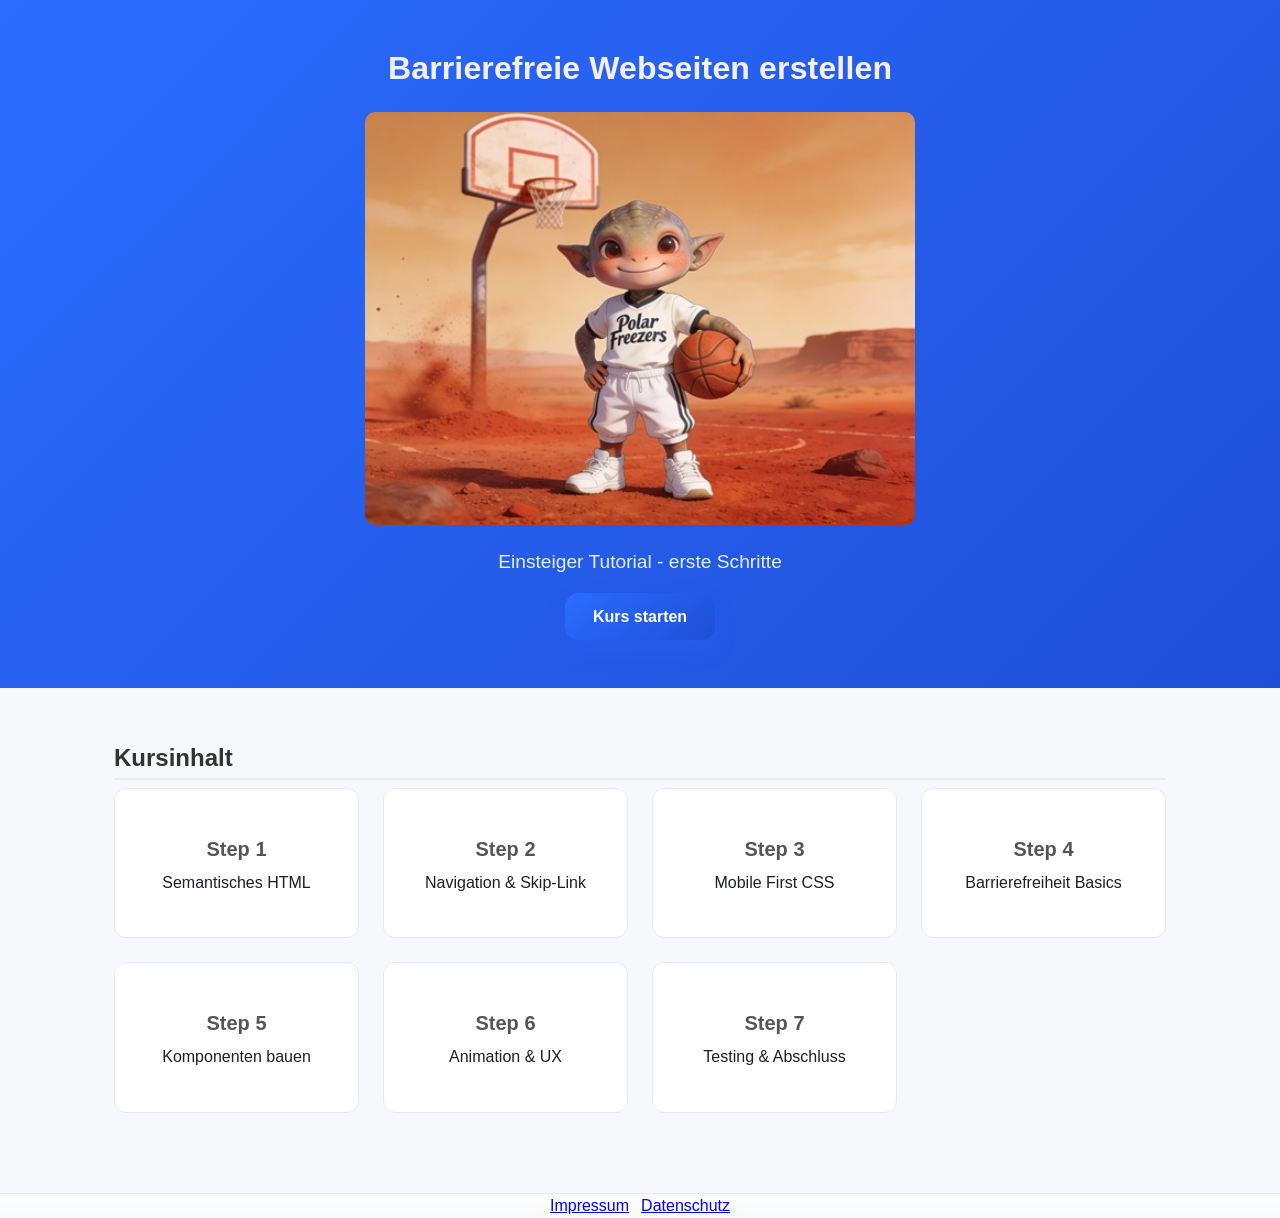
<file: index.html>
<!doctype html>
<html lang="de">
  <head>
    <meta charset="UTF-8" />
    <meta name="viewport" content="width=device-width, initial-scale=1" />
    <title>Barrierefreie Webseiten lernen</title>
    <link rel="stylesheet" href="css/course.css" />
  </head>

  <body>
    <a href="#main" class="skip-link">Zum Inhalt springen</a>

    <header class="course-header">
      <div class="course-header-inner">
        <h1>Barrierefreie Webseiten erstellen</h1>

        <img
          src="assets/img/Baskettball2.jpg"
          alt="Startseite Bild von Baskettballspieler"
        />
        

        <p>Einsteiger Tutorial - erste Schritte</p>

        <a class="cta-button" href="step-1.html"> Kurs starten </a>
      </div>
    </header>

    <main id="main" class="course-home">
      <section class="course-overview">
        <h2>Kursinhalt</h2>

        <div class="grid">
          <a class="card" href="step-1.html">
            <h3>Step 1</h3>
            <p>Semantisches HTML</p>
          </a>

          <a class="card" href="step-2.html">
            <h3>Step 2</h3>
            <p>Navigation & Skip-Link</p>
          </a>

          <a class="card" href="step-3.html">
            <h3>Step 3</h3>
            <p>Mobile First CSS</p>
          </a>

          <a class="card" href="step-4.html">
            <h3>Step 4</h3>
            <p>Barrierefreiheit Basics</p>
          </a>

          <a class="card" href="step-5.html">
            <h3>Step 5</h3>
            <p>Komponenten bauen</p>
          </a>

          <a class="card" href="step-6.html">
            <h3>Step 6</h3>
            <p>Animation & UX</p>
          </a>

          <a class="card" href="step-7.html">
            <h3>Step 7</h3>
            <p>Testing & Abschluss</p>
          </a>
        </div>
      </section>
    </main>

    
    <footer itemscope itemtype="https://schema.org/ProfessionalService">
      <div class="footer-row">    
        <nav aria-label="Rechtliche Seiten">
          <a href="rechtliches/impressum.html">Impressum</a>
          <a href="rechtliches/datenschutz.html">Datenschutz</a>
        </nav>
      </div>
    </footer>

  </body>
</html>
</file>
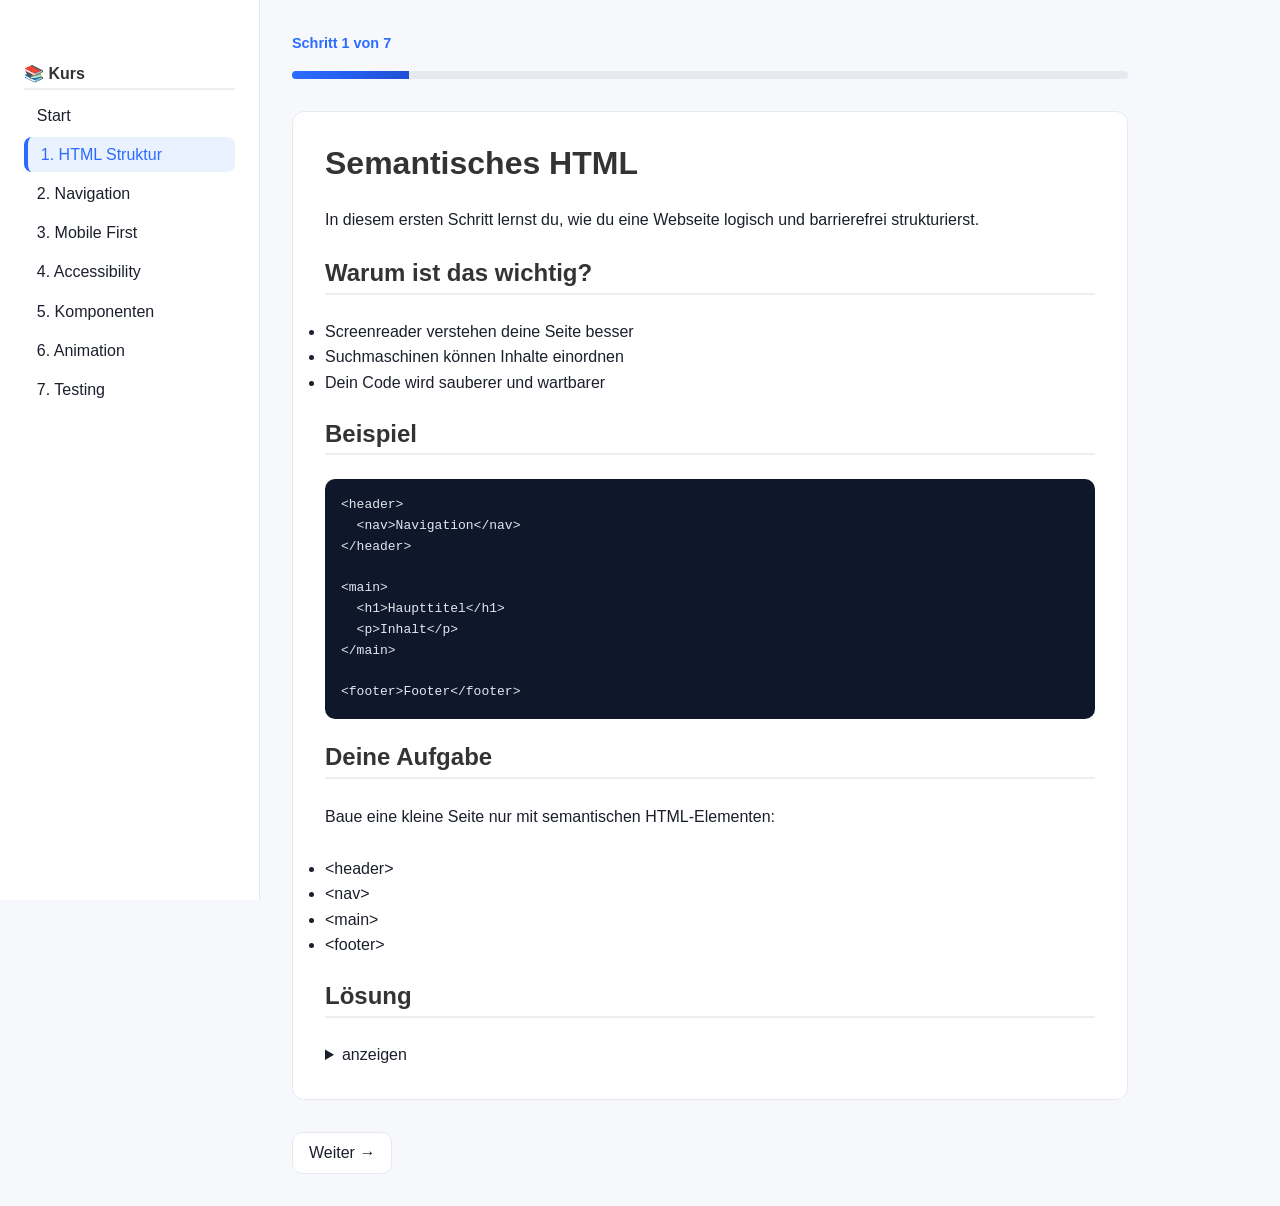
<file: step-1.html>
<!doctype html>
<html lang="de">
  <head>
    <meta charset="UTF-8" />
    <meta name="viewport" content="width=device-width, initial-scale=1" />
    <title>Schritt 1 – Semantisches HTML</title>
    <link rel="stylesheet" href="css/course.css" />
  </head>

  <body>
    <a href="#main" class="skip-link">Zum Inhalt springen</a>

    <div class="course-layout">
      <!-- SIDEBAR -->
      <aside class="course-sidebar">
        <h2>📚 Kurs</h2>

        <nav aria-label="Kursnavigation">
          <ul>
            <li><a href="index.html">Start</a></li>
            <li>
              <a href="step-1.html" aria-current="page">1. HTML Struktur</a>
            </li>
            <li><a href="step-2.html">2. Navigation</a></li>
            <li><a href="step-3.html">3. Mobile First</a></li>
            <li><a href="step-4.html">4. Accessibility</a></li>
            <li><a href="step-5.html">5. Komponenten</a></li>
            <li><a href="step-6.html">6. Animation</a></li>
            <li><a href="step-7.html">7. Testing</a></li>
          </ul>
        </nav>
      </aside>

      <!-- CONTENT -->
      <main class="course-content" id="main" tabindex="-1">
        <!-- ID hinzufügen für die Verknüpfung -->
        <div class="progress" id="progress-title">Schritt 1 von 7</div>

        <div class="progress-container">
          <div
            class="progress-bar"
            role="progressbar"
            aria-labelledby="progress-title"
            aria-valuenow="14"
            aria-valuemin="0"
            aria-valuemax="100"
          >
            <div class="progress-fill" style="width: 14%"></div>
          </div>
        </div>

        <div class="lesson-box">
          <h1>Semantisches HTML</h1>

          <p>
            In diesem ersten Schritt lernst du, wie du eine Webseite logisch und
            barrierefrei strukturierst.
          </p>

          <h2>Warum ist das wichtig?</h2>
          <ul>
            <li>Screenreader verstehen deine Seite besser</li>
            <li>Suchmaschinen können Inhalte einordnen</li>
            <li>Dein Code wird sauberer und wartbarer</li>
          </ul>

          <h2>Beispiel</h2>

          <pre><code>&lt;header&gt;
  &lt;nav&gt;Navigation&lt;/nav&gt;
&lt;/header&gt;

&lt;main&gt;
  &lt;h1&gt;Haupttitel&lt;/h1&gt;
  &lt;p&gt;Inhalt&lt;/p&gt;
&lt;/main&gt;

&lt;footer&gt;Footer&lt;/footer&gt;</code></pre>

          <h2>Deine Aufgabe</h2>
          <p>Baue eine kleine Seite nur mit semantischen HTML-Elementen:</p>

          <ul>
            <li>&lt;header&gt;</li>
            <li>&lt;nav&gt;</li>
            <li>&lt;main&gt;</li>
            <li>&lt;footer&gt;</li>
          </ul>

          <h2>Lösung</h2>

          <details>
            <summary>anzeigen</summary>

            <pre><code>&lt;header&gt;
  &lt;nav&gt;
    &lt;a href="#"&gt;Start&lt;/a&gt;
  &lt;/nav&gt;
&lt;/header&gt;

&lt;main&gt;
  &lt;h1&gt;Meine erste Seite&lt;/h1&gt;
&lt;/main&gt;

&lt;footer&gt;
  &lt;p&gt;© 2026&lt;/p&gt;
&lt;/footer&gt;</code></pre>
          </details>
        </div>

        <div class="lesson-nav">
          <a href="step-2.html">Weiter →</a>
        </div>
      </main>
    </div>
  </body>
</html>
</file>
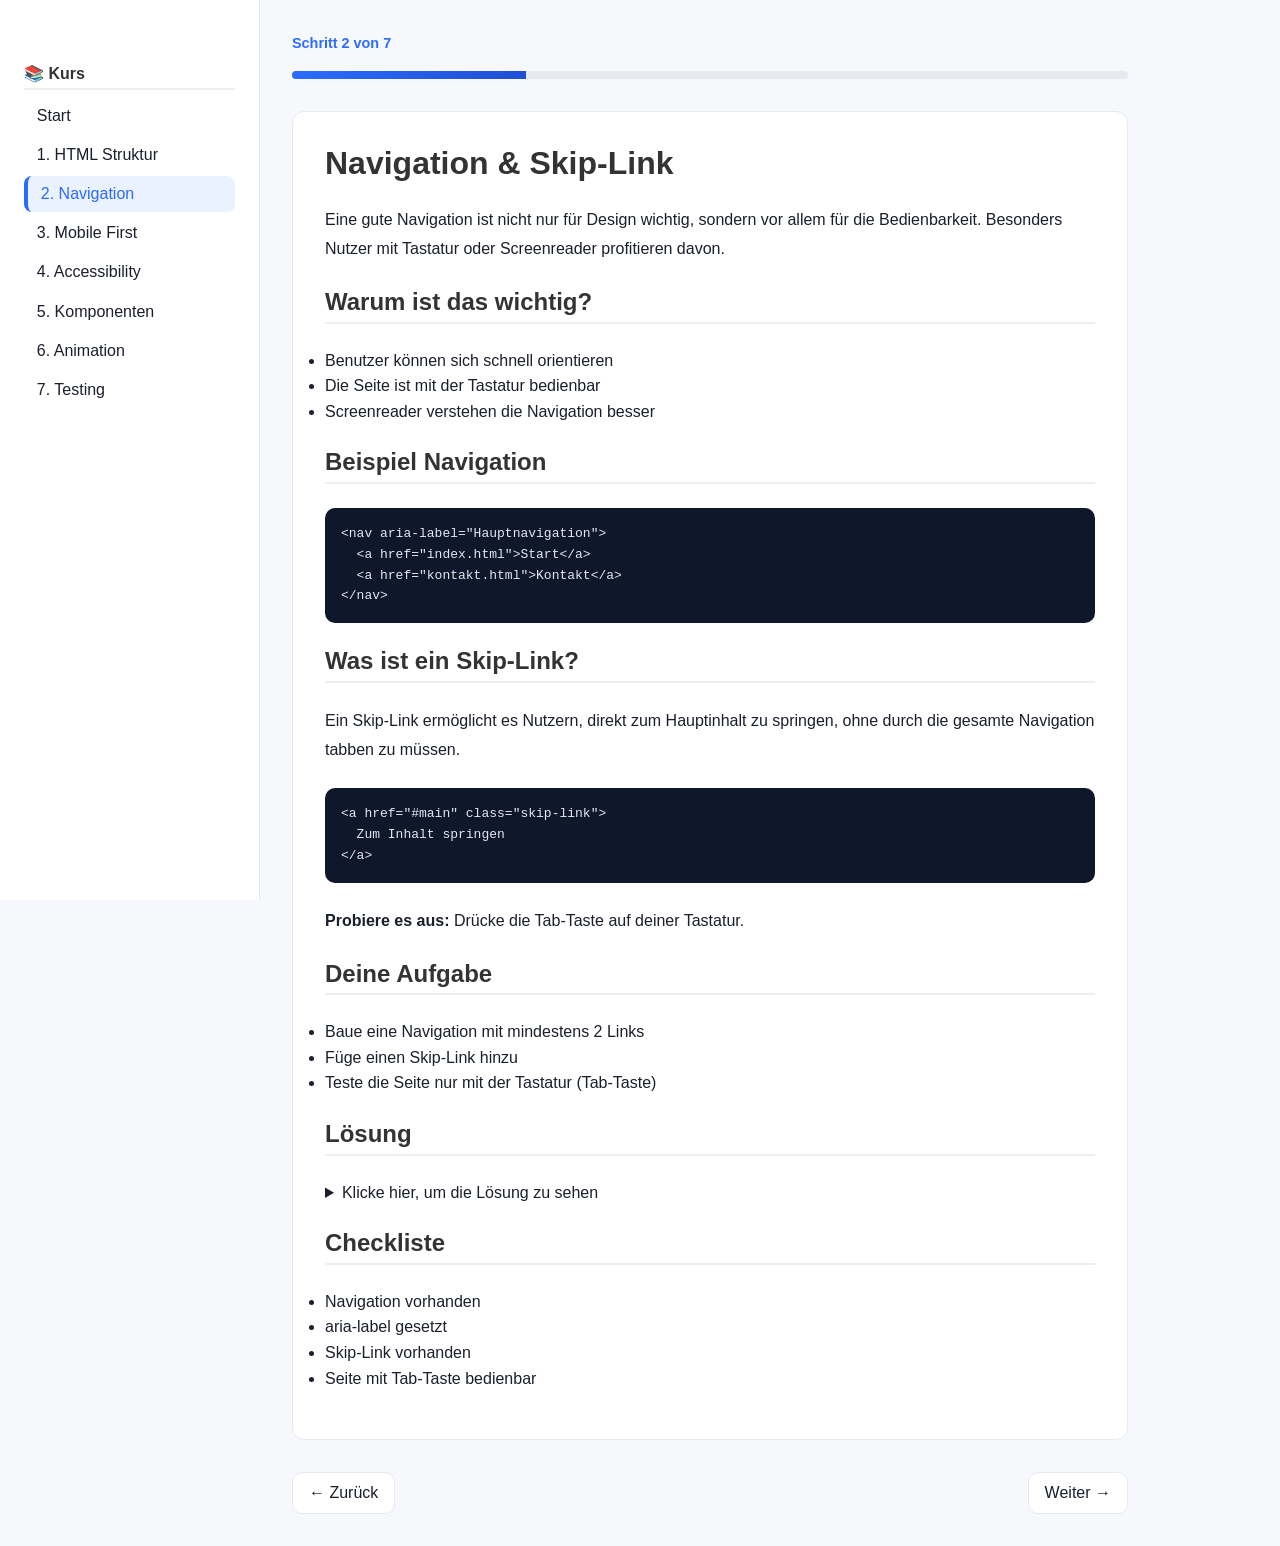
<file: step-2.html>
<!doctype html>
<html lang="de">
  <head>
    <meta charset="UTF-8" />
    <meta name="viewport" content="width=device-width, initial-scale=1" />
    <title>Schritt 2 – Navigation & Skip-Link</title>
    <link rel="stylesheet" href="css/course.css" />
  </head>

  <body>
    <a href="#main" class="skip-link">Zum Inhalt springen</a>

    <div class="course-layout">
      <!-- SIDEBAR -->
      <aside class="course-sidebar">
        <h2>📚 Kurs</h2>

        <nav aria-label="Kursnavigation">
          <ul>
            <li><a href="index.html">Start</a></li>
            <li><a href="step-1.html">1. HTML Struktur</a></li>
            <li><a href="step-2.html" aria-current="page">2. Navigation</a></li>
            <li><a href="step-3.html">3. Mobile First</a></li>
            <li><a href="step-4.html">4. Accessibility</a></li>
            <li><a href="step-5.html">5. Komponenten</a></li>
            <li><a href="step-6.html">6. Animation</a></li>
            <li><a href="step-7.html">7. Testing</a></li>
          </ul>
        </nav>
      </aside>

      <!-- CONTENT -->
      <main class="course-content" id="main" tabindex="-1">
        <!-- ID hinzufügen für die Verknüpfung -->
        <div class="progress" id="progress-title">Schritt 2 von 7</div>

        <div class="progress-container">
          <div
            class="progress-bar"
            role="progressbar"
            aria-labelledby="progress-title"
            aria-valuenow="28"
            aria-valuemin="0"
            aria-valuemax="100"
          >
            <div class="progress-fill" style="width: 28%"></div>
          </div>
        </div>

        <div class="lesson-box">
          <h1>Navigation & Skip-Link</h1>

          <p>
            Eine gute Navigation ist nicht nur für Design wichtig, sondern vor
            allem für die Bedienbarkeit. Besonders Nutzer mit Tastatur oder
            Screenreader profitieren davon.
          </p>

          <h2>Warum ist das wichtig?</h2>
          <ul>
            <li>Benutzer können sich schnell orientieren</li>
            <li>Die Seite ist mit der Tastatur bedienbar</li>
            <li>Screenreader verstehen die Navigation besser</li>
          </ul>

          <h2>Beispiel Navigation</h2>

          <pre><code>&lt;nav aria-label="Hauptnavigation"&gt;
  &lt;a href="index.html"&gt;Start&lt;/a&gt;
  &lt;a href="kontakt.html"&gt;Kontakt&lt;/a&gt;
&lt;/nav&gt;</code></pre>

          <h2>Was ist ein Skip-Link?</h2>

          <p>
            Ein Skip-Link ermöglicht es Nutzern, direkt zum Hauptinhalt zu
            springen, ohne durch die gesamte Navigation tabben zu müssen.
          </p>

          <pre><code>&lt;a href="#main" class="skip-link"&gt;
  Zum Inhalt springen
&lt;/a&gt;</code></pre>

          <p>
            <strong>Probiere es aus:</strong> Drücke die Tab-Taste auf deiner
            Tastatur.
          </p>

          <h2>Deine Aufgabe</h2>
          <ul>
            <li>Baue eine Navigation mit mindestens 2 Links</li>
            <li>Füge einen Skip-Link hinzu</li>
            <li>Teste die Seite nur mit der Tastatur (Tab-Taste)</li>
          </ul>

          <h2>Lösung</h2>

          <details>
            <summary>Klicke hier, um die Lösung zu sehen</summary>

            <pre><code>&lt;a href="#main" class="skip-link"&gt;Zum Inhalt springen&lt;/a&gt;

&lt;nav aria-label="Hauptnavigation"&gt;
  &lt;a href="index.html"&gt;Start&lt;/a&gt;
  &lt;a href="kontakt.html"&gt;Kontakt&lt;/a&gt;
&lt;/nav&gt;

&lt;main id="main"&gt;
  &lt;h1&gt;Inhalt&lt;/h1&gt;
&lt;/main&gt;</code></pre>
          </details>

          <h2>Checkliste</h2>
          <ul>
            <li>Navigation vorhanden</li>
            <li>aria-label gesetzt</li>
            <li>Skip-Link vorhanden</li>
            <li>Seite mit Tab-Taste bedienbar</li>
          </ul>
        </div>

        <div class="lesson-nav">
          <a href="step-1.html">← Zurück</a>
          <a href="step-3.html">Weiter →</a>
        </div>
      </main>
    </div>
  </body>
</html>
</file>
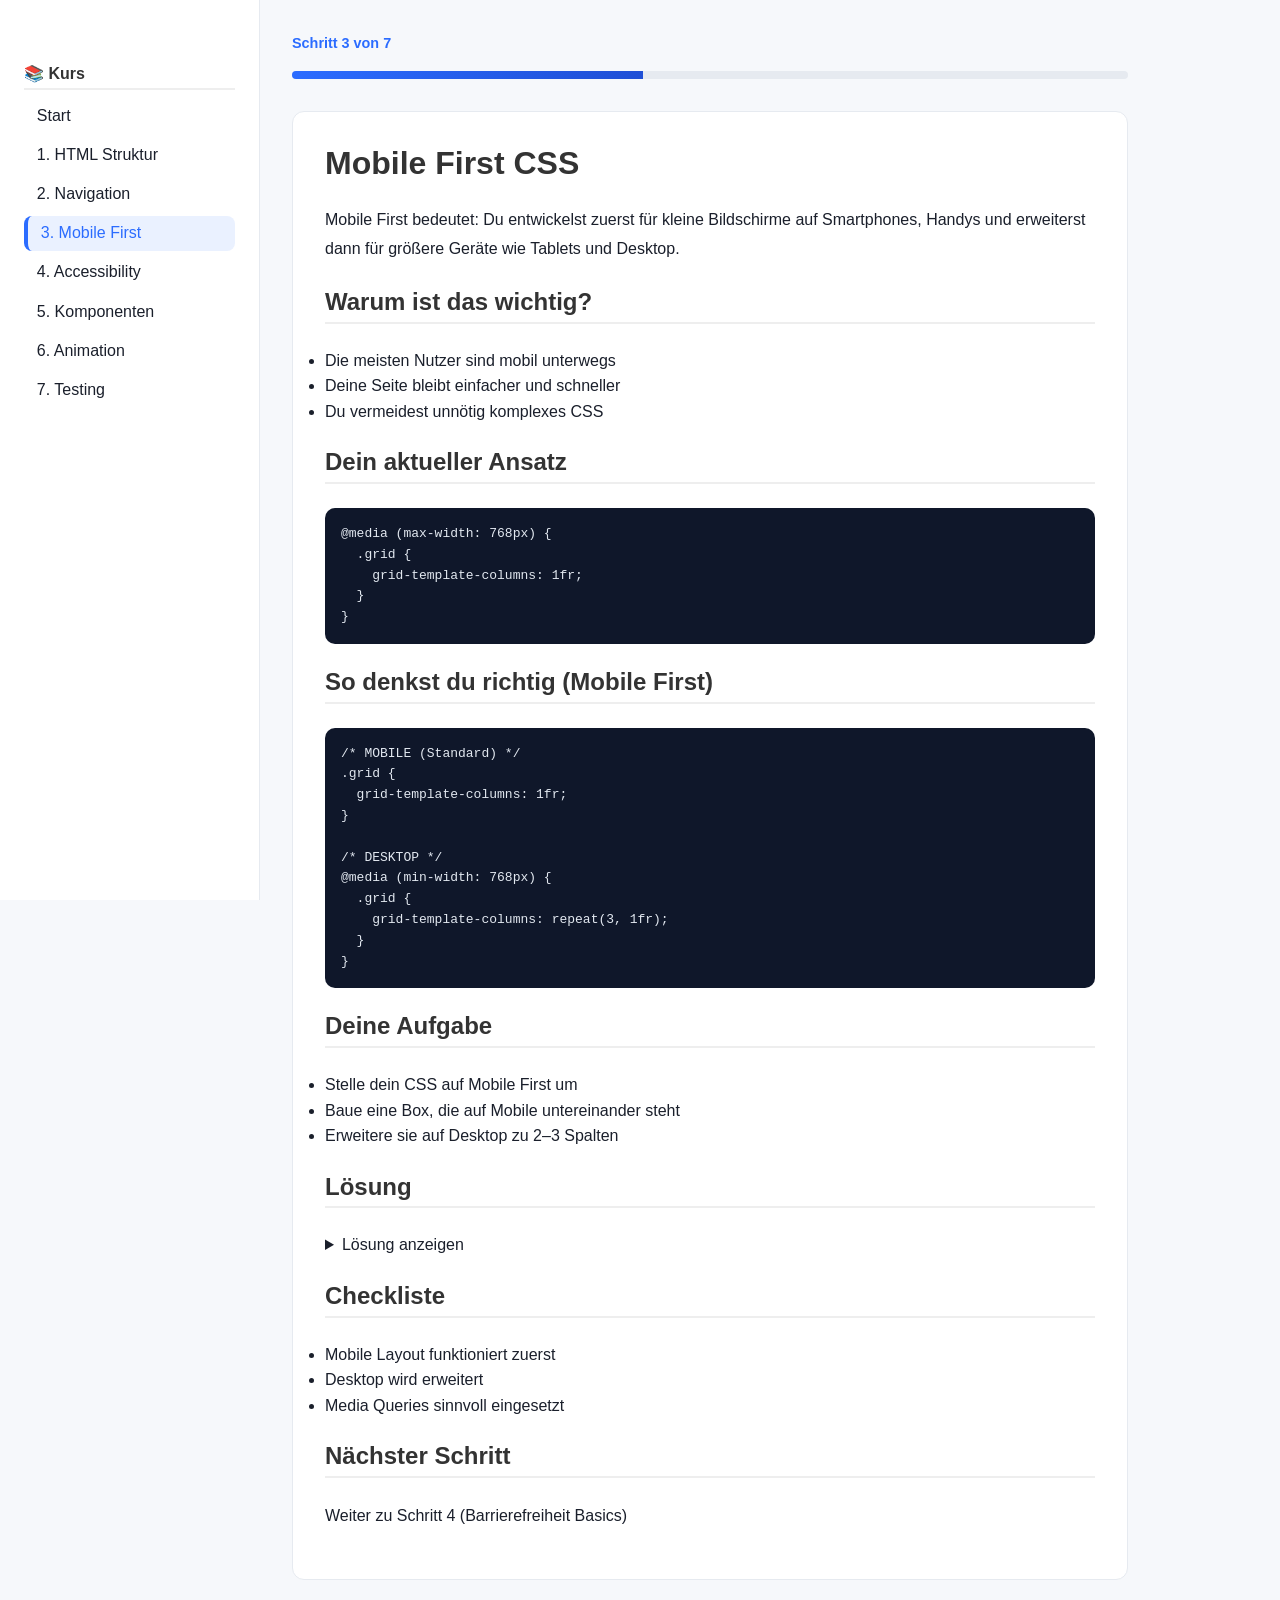
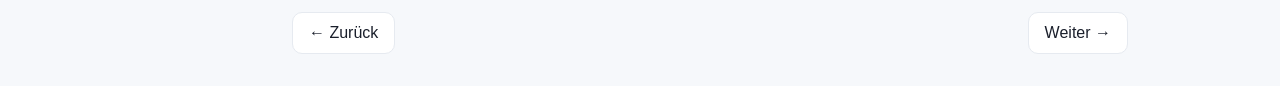
<file: step-3.html>
<!doctype html>
<html lang="de">
  <head>
    <meta charset="UTF-8" />
    <meta name="viewport" content="width=device-width, initial-scale=1" />
    <title>Schritt 3 – Mobile First CSS</title>
    <link rel="stylesheet" href="css/course.css" />
  </head>

  <body>
    <a href="#main" class="skip-link">Zum Inhalt springen</a>

    <div class="course-layout">
      <!-- SIDEBAR -->
      <aside class="course-sidebar">
        <h2>📚 Kurs</h2>

        <nav aria-label="Kursnavigation">
          <ul>
            <li><a href="index.html">Start</a></li>
            <li><a href="step-1.html">1. HTML Struktur</a></li>
            <li><a href="step-2.html">2. Navigation</a></li>
            <li>
              <a href="step-3.html" aria-current="page">3. Mobile First</a>
            </li>
            <li><a href="step-4.html">4. Accessibility</a></li>
            <li><a href="step-5.html">5. Komponenten</a></li>
            <li><a href="step-6.html">6. Animation</a></li>
            <li><a href="step-7.html">7. Testing</a></li>
          </ul>
        </nav>
      </aside>

       <!-- CONTENT -->
      <main class="course-content" id="main" tabindex="-1">
        <!-- ID hinzufügen für die Verknüpfung -->
        <div class="progress" id="progress-title">Schritt 3 von 7</div>

        <div class="progress-container">
          <div
            class="progress-bar"
            role="progressbar"
            aria-labelledby="progress-title"
            aria-valuenow="42"
            aria-valuemin="0"
            aria-valuemax="100"
          >
            <div class="progress-fill" style="width: 42%"></div>
          </div>
        </div>

        <div class="lesson-box">
          <h1>Mobile First CSS</h1>

          <p>
            Mobile First bedeutet: Du entwickelst zuerst für kleine Bildschirme
            auf Smartphones, Handys und erweiterst dann für größere Geräte wie Tablets und
            Desktop.
          </p>

          <h2>Warum ist das wichtig?</h2>
          <ul>
            <li>Die meisten Nutzer sind mobil unterwegs</li>
            <li>Deine Seite bleibt einfacher und schneller</li>
            <li>Du vermeidest unnötig komplexes CSS</li>
          </ul>

          <h2>Dein aktueller Ansatz</h2>

          <pre><code>@media (max-width: 768px) {
  .grid {
    grid-template-columns: 1fr;
  }
}</code></pre>

          <h2>So denkst du richtig (Mobile First)</h2>

          <pre><code>/* MOBILE (Standard) */
.grid {
  grid-template-columns: 1fr;
}

/* DESKTOP */
@media (min-width: 768px) {
  .grid {
    grid-template-columns: repeat(3, 1fr);
  }
}</code></pre>

          <h2>Deine Aufgabe</h2>
          <ul>
            <li>Stelle dein CSS auf Mobile First um</li>
            <li>Baue eine Box, die auf Mobile untereinander steht</li>
            <li>Erweitere sie auf Desktop zu 2–3 Spalten</li>
          </ul>

          <h2>Lösung</h2>

          <details>
            <summary>Lösung anzeigen</summary>

            <pre><code>.box {
  display: grid;
  grid-template-columns: 1fr;
}

@media (min-width: 768px) {
  .box {
    grid-template-columns: repeat(3, 1fr);
  }
}</code></pre>
          </details>

          <h2>Checkliste</h2>
          <ul>
            <li>Mobile Layout funktioniert zuerst</li>
            <li>Desktop wird erweitert</li>
            <li>Media Queries sinnvoll eingesetzt</li>
          </ul>

          <h2>Nächster Schritt</h2>
          <p>Weiter zu Schritt 4 (Barrierefreiheit Basics)</p>
        </div>

        <div class="lesson-nav">
          <a href="step-2.html">← Zurück</a>
          <a href="step-4.html">Weiter →</a>
        </div>
      </main>
    </div>
  </body>
</html>
</file>
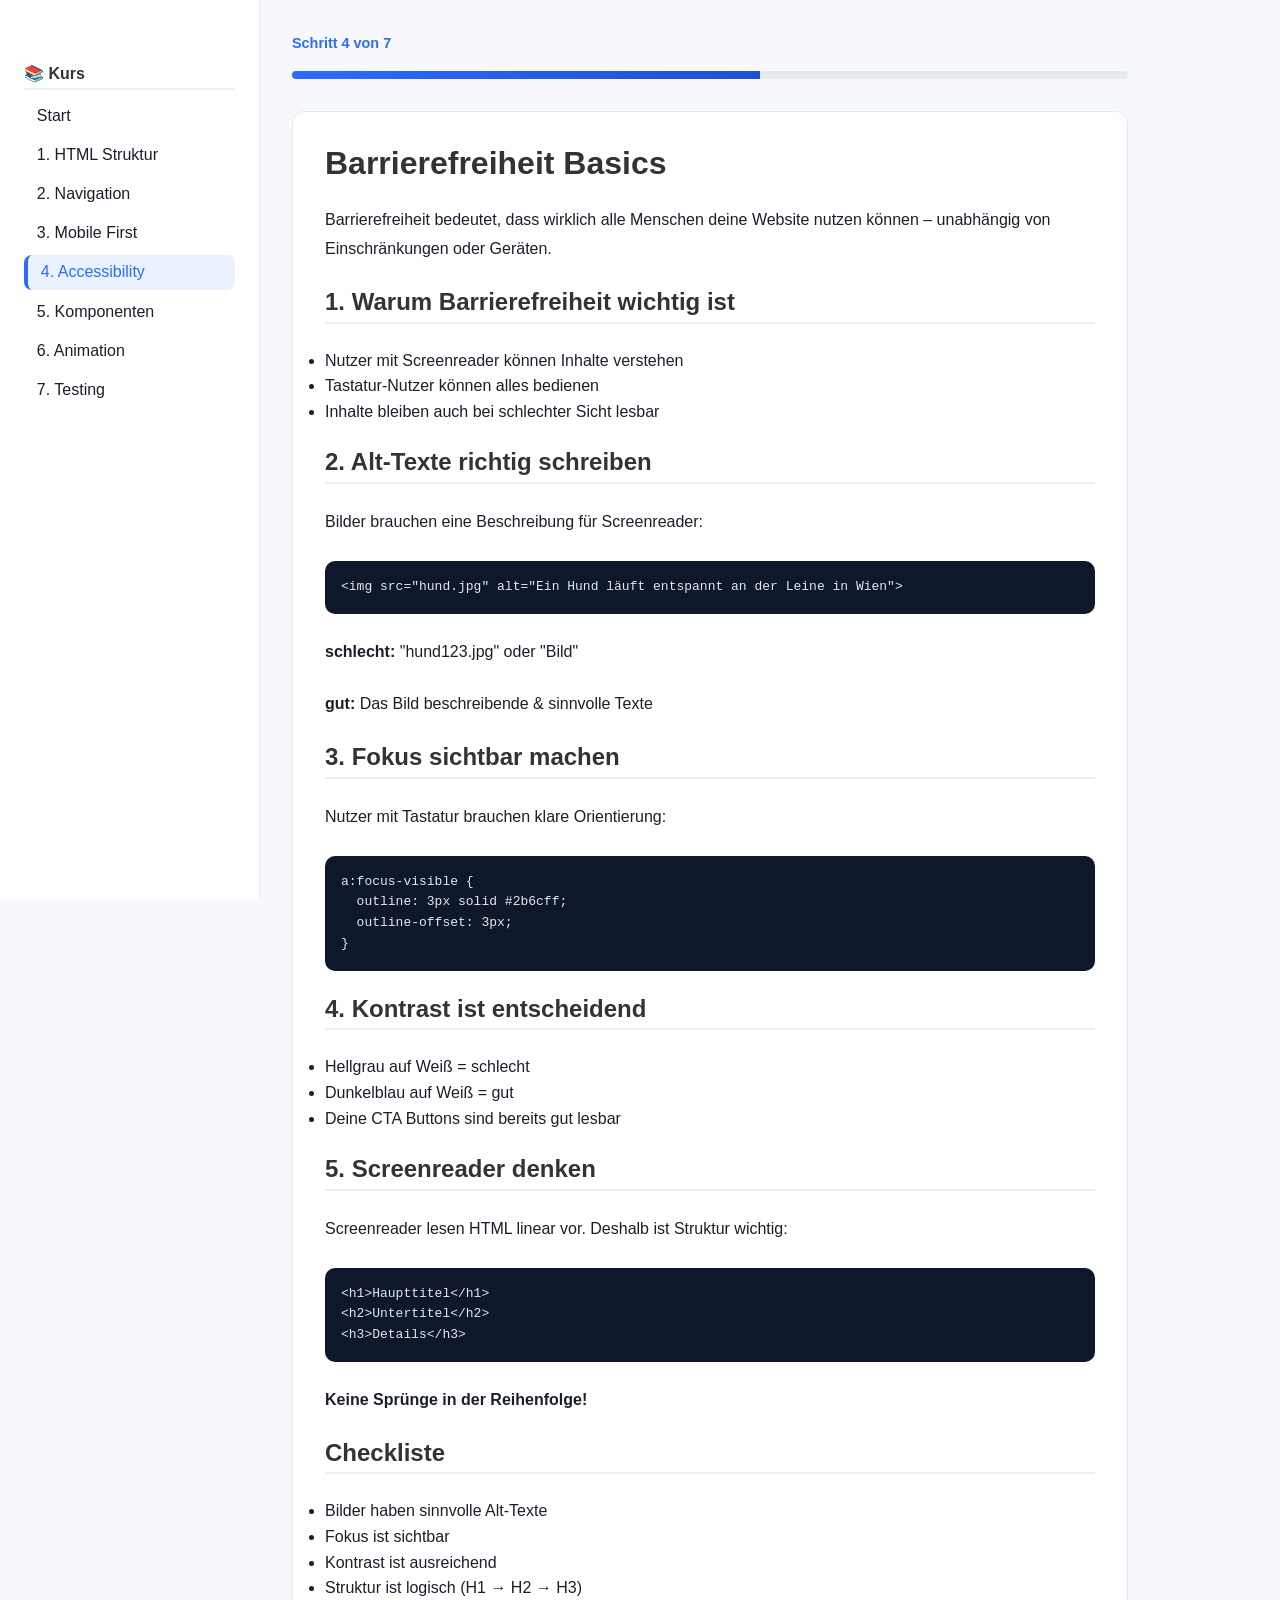
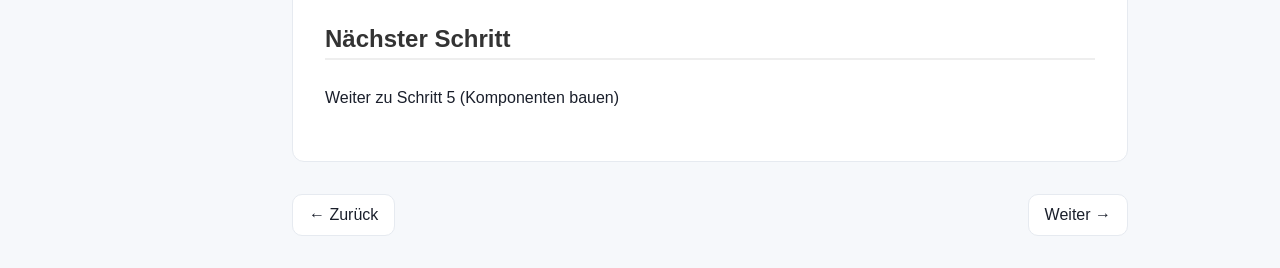
<file: step-4.html>
<!doctype html>
<html lang="de">
  <head>
    <meta charset="UTF-8" />
    <meta name="viewport" content="width=device-width, initial-scale=1" />
    <title>Schritt 4 – Barrierefreiheit Basics</title>
    <link rel="stylesheet" href="css/course.css" />
  </head>

  <body>
    <a href="#main" class="skip-link">Zum Inhalt springen</a>

    <div class="course-layout">
      <!-- SIDEBAR -->
      <aside class="course-sidebar">
        <h2>📚 Kurs</h2>

        <nav aria-label="Kursnavigation">
          <ul>
            <li><a href="index.html">Start</a></li>
            <li><a href="step-1.html">1. HTML Struktur</a></li>
            <li><a href="step-2.html">2. Navigation</a></li>
            <li><a href="step-3.html">3. Mobile First</a></li>
            <li>
              <a href="step-4.html" aria-current="page">4. Accessibility</a>
            </li>
            <li><a href="step-5.html">5. Komponenten</a></li>
            <li><a href="step-6.html">6. Animation</a></li>
            <li><a href="step-7.html">7. Testing</a></li>
          </ul>
        </nav>
      </aside>

 <!-- CONTENT -->
      <main class="course-content" id="main" tabindex="-1">
        <!-- ID hinzufügen für die Verknüpfung -->
        <div class="progress" id="progress-title">Schritt 4 von 7</div>

        <div class="progress-container">
          <div
            class="progress-bar"
            role="progressbar"
            aria-labelledby="progress-title"
            aria-valuenow="56"
            aria-valuemin="0"
            aria-valuemax="100"
          >
            <div class="progress-fill" style="width: 56%"></div>
          </div>
        </div>

        <div class="lesson-box">
          <h1>Barrierefreiheit Basics</h1>

          <p>
            Barrierefreiheit bedeutet, dass wirklich alle Menschen deine Website
            nutzen können – unabhängig von Einschränkungen oder Geräten.
          </p>

          <h2>1. Warum Barrierefreiheit wichtig ist</h2>
          <ul>
            <li>Nutzer mit Screenreader können Inhalte verstehen</li>
            <li>Tastatur-Nutzer können alles bedienen</li>
            <li>Inhalte bleiben auch bei schlechter Sicht lesbar</li>
          </ul>

          <h2>2. Alt-Texte richtig schreiben</h2>

          <p>Bilder brauchen eine Beschreibung für Screenreader:</p>

          <pre><code>&lt;img src="hund.jpg" alt="Ein Hund läuft entspannt an der Leine in Wien"&gt;</code></pre>

          <p><strong>schlecht:</strong> "hund123.jpg" oder "Bild"</p>
          <p><strong>gut:</strong> Das Bild beschreibende & sinnvolle Texte</p>

          <h2>3. Fokus sichtbar machen</h2>

          <p>Nutzer mit Tastatur brauchen klare Orientierung:</p>

          <pre><code>a:focus-visible {
  outline: 3px solid #2b6cff;
  outline-offset: 3px;
}</code></pre>

          <h2>4. Kontrast ist entscheidend</h2>

          <ul>
            <li>Hellgrau auf Weiß = schlecht</li>
            <li>Dunkelblau auf Weiß = gut</li>
            <li>Deine CTA Buttons sind bereits gut lesbar</li>
          </ul>

          <h2>5. Screenreader denken</h2>

          <p>
            Screenreader lesen HTML linear vor. Deshalb ist Struktur wichtig:
          </p>

          <pre><code>&lt;h1&gt;Haupttitel&lt;/h1&gt;
&lt;h2&gt;Untertitel&lt;/h2&gt;
&lt;h3&gt;Details&lt;/h3&gt;</code></pre>

          <p><strong>Keine Sprünge in der Reihenfolge!</strong></p>

        
          <h2>Checkliste</h2>
          <ul>
            <li>Bilder haben sinnvolle Alt-Texte</li>
            <li>Fokus ist sichtbar</li>
            <li>Kontrast ist ausreichend</li>
            <li>Struktur ist logisch (H1 → H2 → H3)</li>
          </ul>

          <h2>Nächster Schritt</h2>
          <p>Weiter zu Schritt 5 (Komponenten bauen)</p>
        </div>

        <div class="lesson-nav">
          <a href="step-3.html">← Zurück</a>
          <a href="step-5.html">Weiter →</a>
        </div>
      </main>
    </div>
  </body>
</html>
</file>
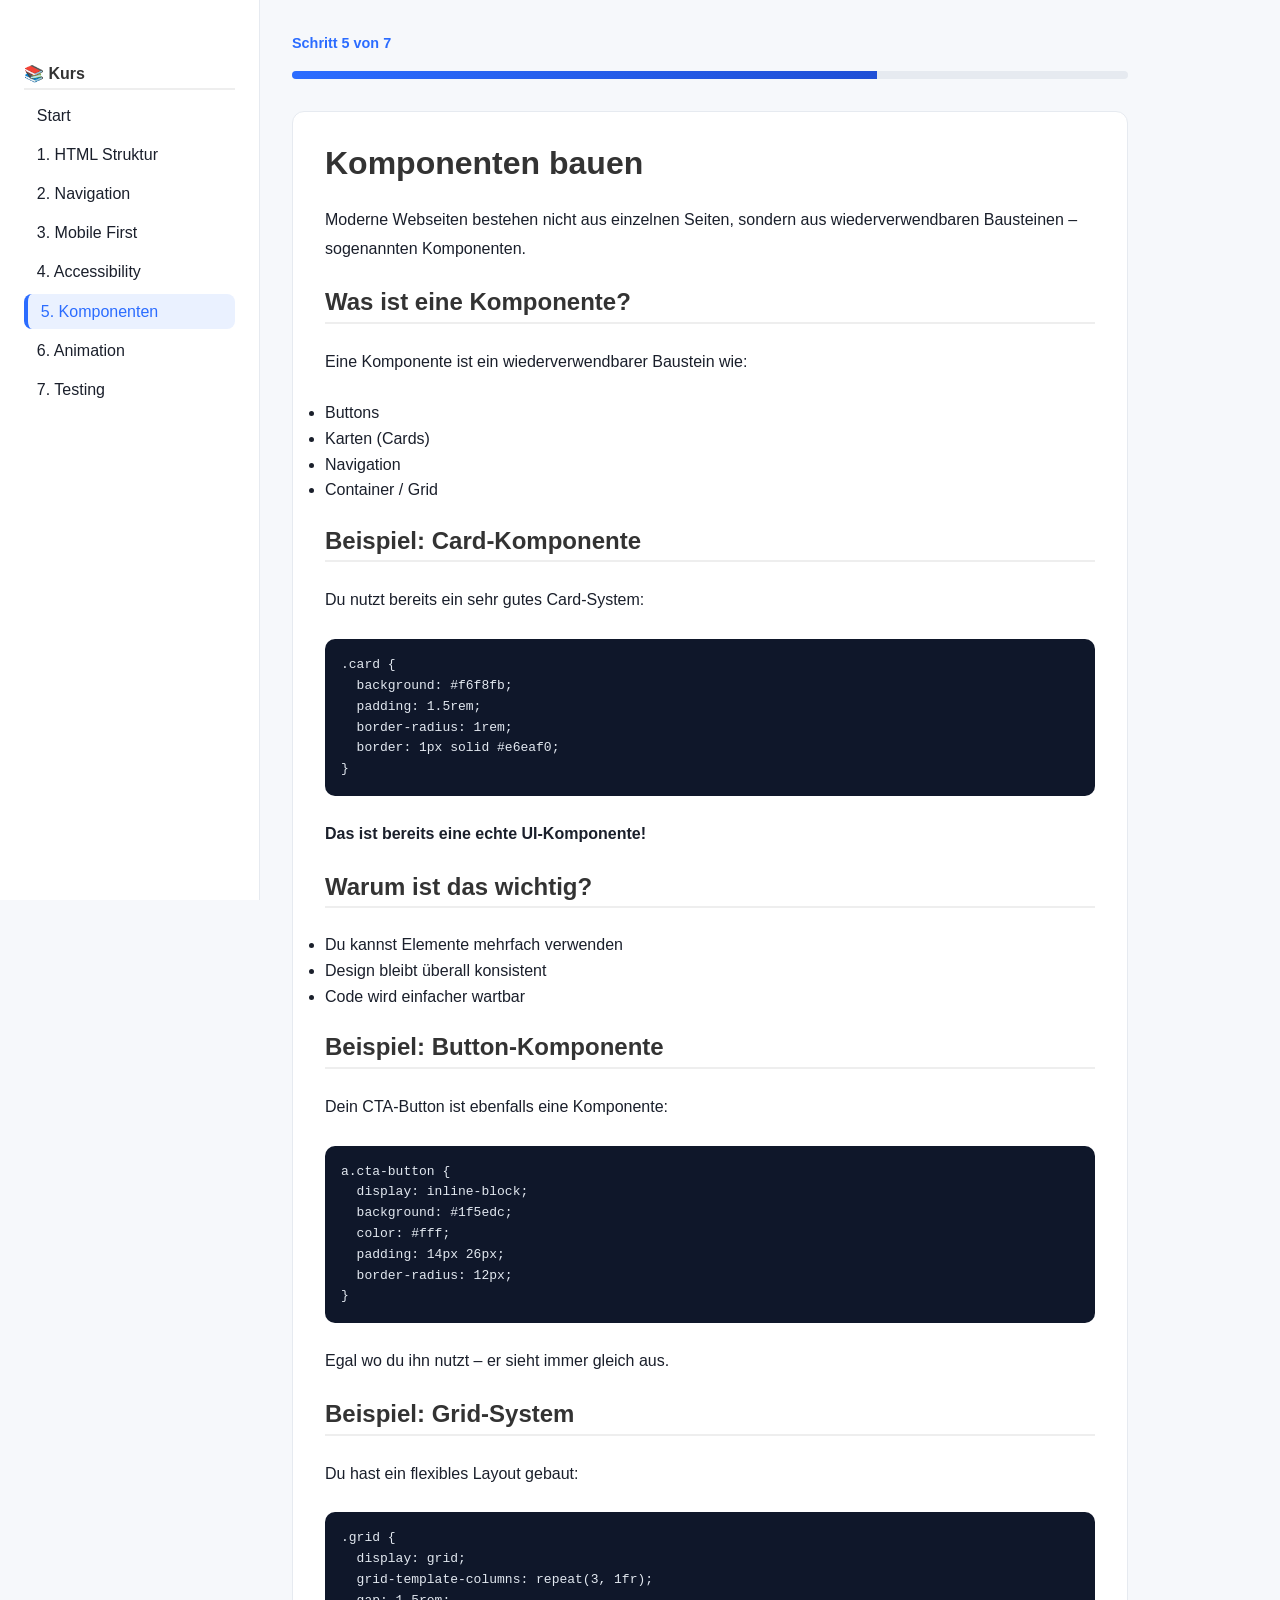
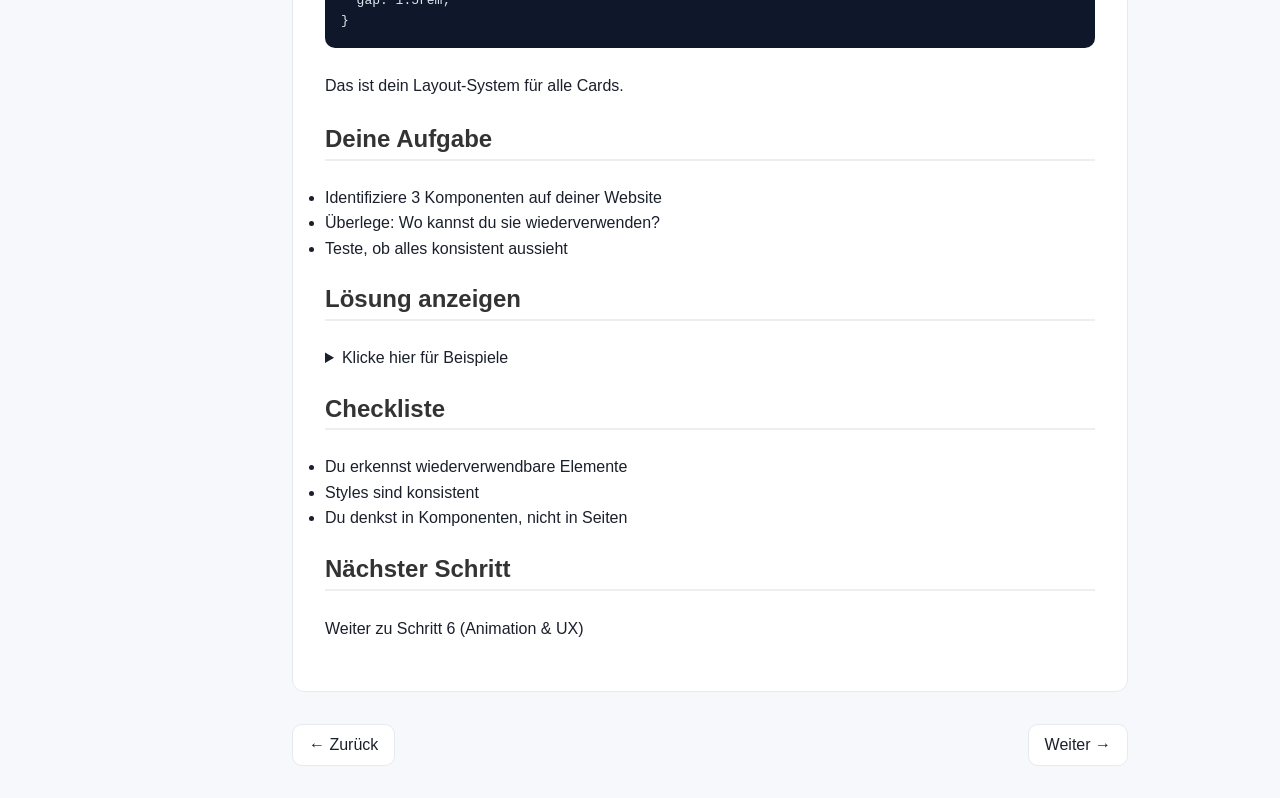
<file: step-5.html>
<!doctype html>
<html lang="de">
  <head>
    <meta charset="UTF-8" />
    <meta name="viewport" content="width=device-width, initial-scale=1" />
    <title>Schritt 5 – Komponenten bauen</title>
    <link rel="stylesheet" href="css/course.css" />
  </head>

  <body>
    <a href="#main" class="skip-link">Zum Inhalt springen</a>

    <div class="course-layout">
      <!-- SIDEBAR -->
      <aside class="course-sidebar">
        <h2>📚 Kurs</h2>

        <nav aria-label="Kursnavigation">
          <ul>
            <li><a href="index.html">Start</a></li>
            <li><a href="step-1.html">1. HTML Struktur</a></li>
            <li><a href="step-2.html">2. Navigation</a></li>
            <li><a href="step-3.html">3. Mobile First</a></li>
            <li><a href="step-4.html">4. Accessibility</a></li>
            <li>
              <a href="step-5.html" aria-current="page">5. Komponenten</a>
            </li>
            <li><a href="step-6.html">6. Animation</a></li>
            <li><a href="step-7.html">7. Testing</a></li>
          </ul>
        </nav>
      </aside>

 <!-- CONTENT -->
      <main class="course-content" id="main" tabindex="-1">
        <!-- ID hinzufügen für die Verknüpfung -->
        <div class="progress" id="progress-title">Schritt 5 von 7</div>

        <div class="progress-container">
          <div
            class="progress-bar"
            role="progressbar"
            aria-labelledby="progress-title"
            aria-valuenow="70"
            aria-valuemin="0"
            aria-valuemax="100"
          >
            <div class="progress-fill" style="width: 70%"></div>
          </div>
        </div>

        <div class="lesson-box">
          <h1>Komponenten bauen</h1>

          <p>
            Moderne Webseiten bestehen nicht aus einzelnen Seiten, sondern aus
            wiederverwendbaren Bausteinen – sogenannten Komponenten.
          </p>

          <h2>Was ist eine Komponente?</h2>

          <p>Eine Komponente ist ein wiederverwendbarer Baustein wie:</p>

          <ul>
            <li>Buttons</li>
            <li>Karten (Cards)</li>
            <li>Navigation</li>
            <li>Container / Grid</li>
          </ul>

          <h2>Beispiel: Card-Komponente</h2>

          <p>Du nutzt bereits ein sehr gutes Card-System:</p>

          <pre><code>.card {
  background: #f6f8fb;
  padding: 1.5rem;
  border-radius: 1rem;
  border: 1px solid #e6eaf0;
}</code></pre>

          <p><strong>Das ist bereits eine echte UI-Komponente!</strong></p>

          <h2>Warum ist das wichtig?</h2>

          <ul>
            <li>Du kannst Elemente mehrfach verwenden</li>
            <li>Design bleibt überall konsistent</li>
            <li>Code wird einfacher wartbar</li>
          </ul>

          <h2>Beispiel: Button-Komponente</h2>

          <p>Dein CTA-Button ist ebenfalls eine Komponente:</p>

          <pre><code>a.cta-button {
  display: inline-block;
  background: #1f5edc;
  color: #fff;
  padding: 14px 26px;
  border-radius: 12px;
}</code></pre>

          <p>Egal wo du ihn nutzt – er sieht immer gleich aus.</p>

          <h2>Beispiel: Grid-System</h2>

          <p>Du hast ein flexibles Layout gebaut:</p>

          <pre><code>.grid {
  display: grid;
  grid-template-columns: repeat(3, 1fr);
  gap: 1.5rem;
}</code></pre>

          <p>Das ist dein Layout-System für alle Cards.</p>

          <h2>Deine Aufgabe</h2>

          <ul>
            <li>Identifiziere 3 Komponenten auf deiner Website</li>
            <li>Überlege: Wo kannst du sie wiederverwenden?</li>
            <li>Teste, ob alles konsistent aussieht</li>
          </ul>

          <h2>Lösung anzeigen</h2>

          <details>
            <summary>Klicke hier für Beispiele</summary>

            <h3>Komponenten-Beispiele</h3>

            <ul>
              <li><strong>Button</strong> → CTA überall gleich</li>
              <li><strong>Card</strong> → gleiche Struktur für Inhalte</li>
              <li>
                <strong>Grid</strong> → Layout-System für mehrere Bereiche
              </li>
            </ul>
          </details>
          <h2>Checkliste</h2>

          <ul>
            <li>Du erkennst wiederverwendbare Elemente</li>
            <li>Styles sind konsistent</li>
            <li>Du denkst in Komponenten, nicht in Seiten</li>
          </ul>

          <h2>Nächster Schritt</h2>
          <p>Weiter zu Schritt 6 (Animation & UX)</p>
        </div>

        <div class="lesson-nav">
          <a href="step-4.html">← Zurück</a>
          <a href="step-6.html">Weiter →</a>
        </div>
      </main>
    </div>
  </body>
</html>
</file>
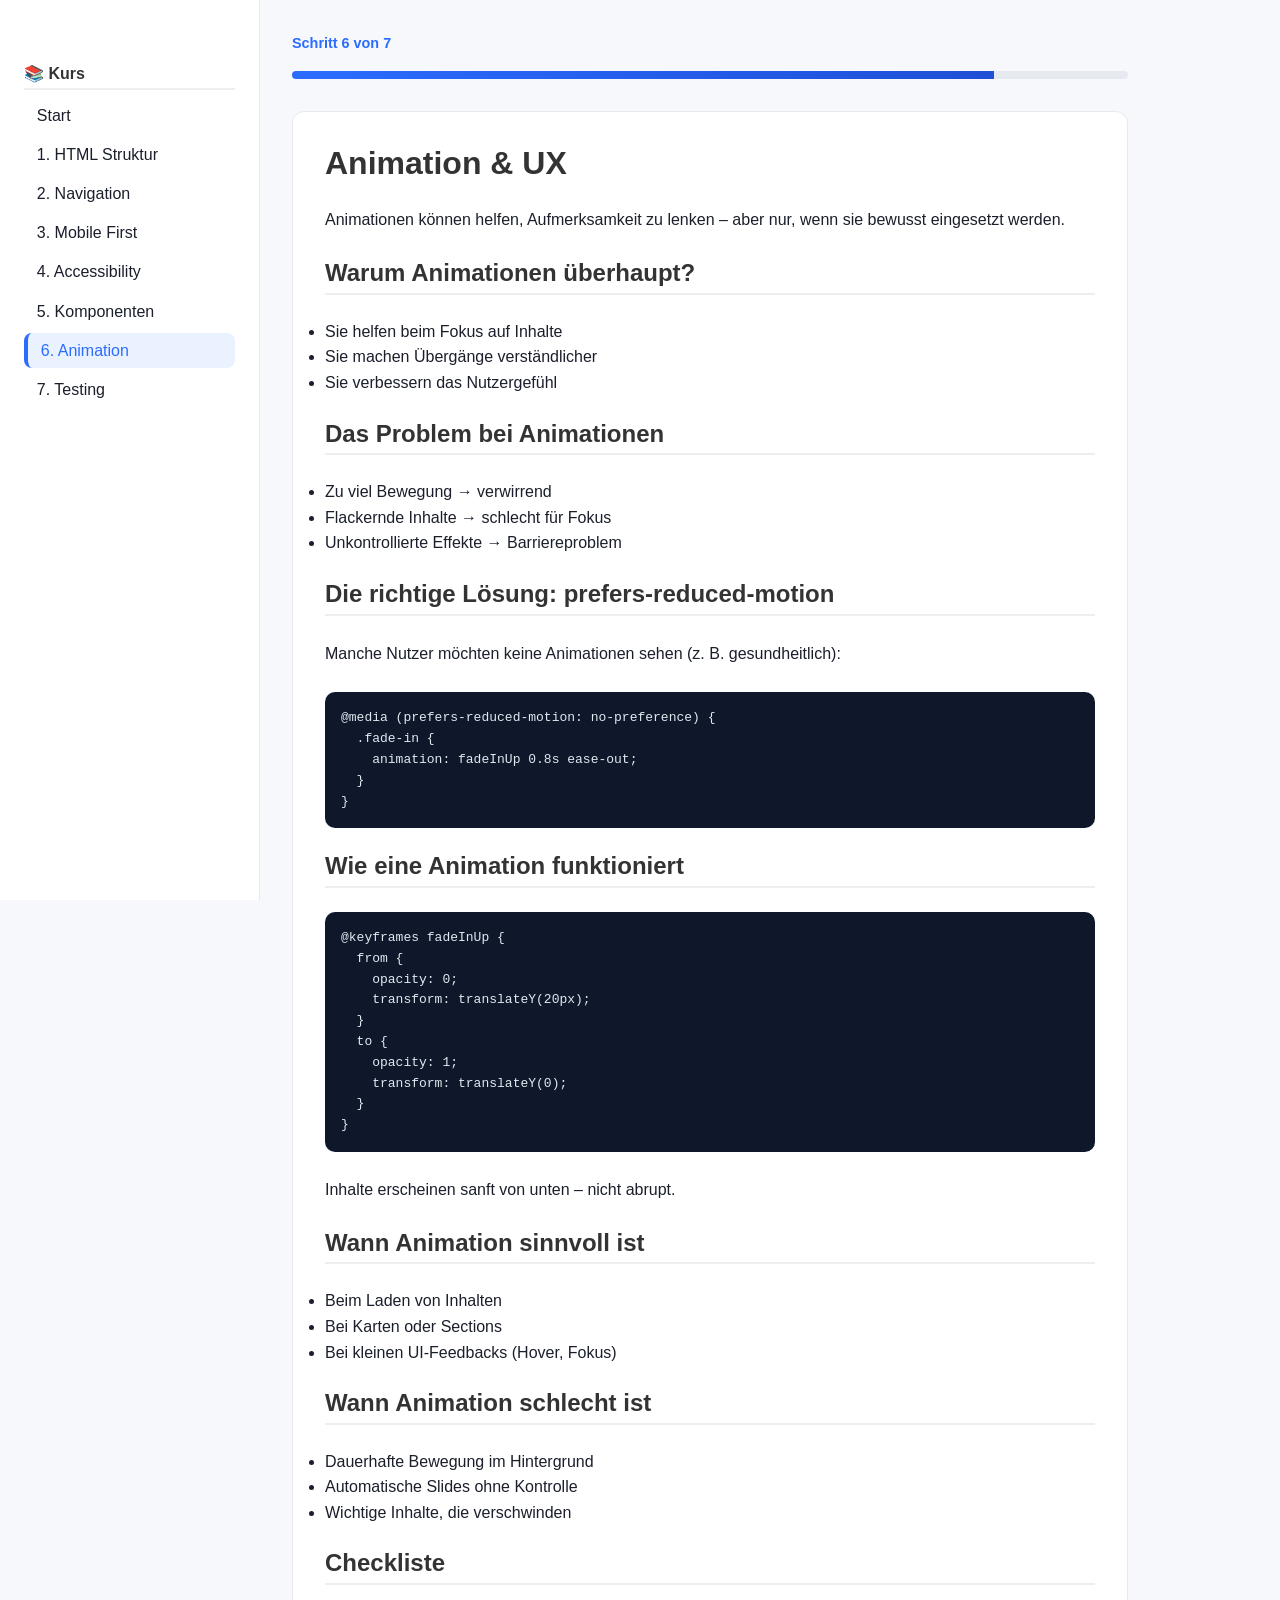
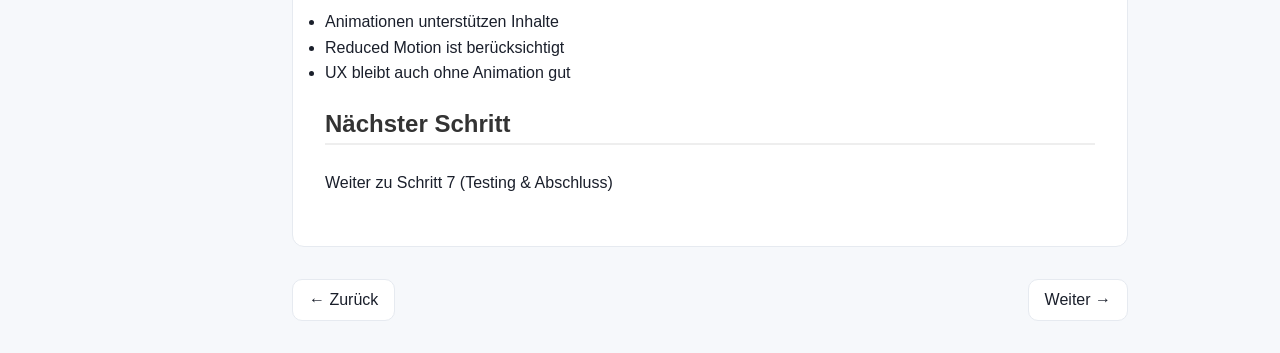
<file: step-6.html>
<!doctype html>
<html lang="de">
  <head>
    <meta charset="UTF-8" />
    <meta name="viewport" content="width=device-width, initial-scale=1" />
    <title>Schritt 6 – Animation & UX</title>
    <link rel="stylesheet" href="css/course.css" />
  </head>

  <body>
    <a href="#main" class="skip-link">Zum Inhalt springen</a>

    <div class="course-layout">
      <!-- SIDEBAR -->
      <aside class="course-sidebar">
        <h2>📚 Kurs</h2>

        <nav aria-label="Kursnavigation">
          <ul>
            <li><a href="index.html">Start</a></li>
            <li><a href="step-1.html">1. HTML Struktur</a></li>
            <li><a href="step-2.html">2. Navigation</a></li>
            <li><a href="step-3.html">3. Mobile First</a></li>
            <li><a href="step-4.html">4. Accessibility</a></li>
            <li><a href="step-5.html">5. Komponenten</a></li>
            <li><a href="step-6.html" aria-current="page">6. Animation</a></li>
            <li><a href="step-7.html">7. Testing</a></li>
          </ul>
        </nav>
      </aside>

      <!-- CONTENT -->
      <main class="course-content" id="main" tabindex="-1">
        <!-- ID hinzufügen für die Verknüpfung -->
        <div class="progress" id="progress-title">Schritt 6 von 7</div>

        <div class="progress-container">
          <div
            class="progress-bar"
            role="progressbar"
            aria-labelledby="progress-title"
            aria-valuenow="84"
            aria-valuemin="0"
            aria-valuemax="100"
          >
            <div class="progress-fill" style="width: 84%"></div>
          </div>
        </div>

        <div class="lesson-box">
          <h1>Animation & UX</h1>

          <p>
            Animationen können helfen, Aufmerksamkeit zu lenken – aber nur, wenn
            sie bewusst eingesetzt werden.
          </p>

          <h2>Warum Animationen überhaupt?</h2>
          <ul>
            <li>Sie helfen beim Fokus auf Inhalte</li>
            <li>Sie machen Übergänge verständlicher</li>
            <li>Sie verbessern das Nutzergefühl</li>
          </ul>

         
          <h2>Das Problem bei Animationen</h2>

          <ul>
            <li>Zu viel Bewegung → verwirrend</li>
            <li>Flackernde Inhalte → schlecht für Fokus</li>
            <li>Unkontrollierte Effekte → Barriereproblem</li>
          </ul>

          <h2>Die richtige Lösung: prefers-reduced-motion</h2>

          <p>
            Manche Nutzer möchten keine Animationen sehen (z. B.
            gesundheitlich):
          </p>

          <pre><code>@media (prefers-reduced-motion: no-preference) {
  .fade-in {
    animation: fadeInUp 0.8s ease-out;
  }
}</code></pre>

<h2>Wie eine Animation funktioniert</h2>

          <pre><code>@keyframes fadeInUp {
  from {
    opacity: 0;
    transform: translateY(20px);
  }
  to {
    opacity: 1;
    transform: translateY(0);
  }
}</code></pre>

          <p>Inhalte erscheinen sanft von unten – nicht abrupt.</p>

          <h2>Wann Animation sinnvoll ist</h2>

          <ul>
            <li>Beim Laden von Inhalten</li>
            <li>Bei Karten oder Sections</li>
            <li>Bei kleinen UI-Feedbacks (Hover, Fokus)</li>
          </ul>

          <h2>Wann Animation schlecht ist</h2>

          <ul>
            <li>Dauerhafte Bewegung im Hintergrund</li>
            <li>Automatische Slides ohne Kontrolle</li>
            <li>Wichtige Inhalte, die verschwinden</li>
          </ul>

          <h2>Checkliste</h2>

          <ul>
            <li>Animationen unterstützen Inhalte</li>
            <li>Reduced Motion ist berücksichtigt</li>
            <li>UX bleibt auch ohne Animation gut</li>
          </ul>

          <h2>Nächster Schritt</h2>
          <p>Weiter zu Schritt 7 (Testing & Abschluss)</p>
        </div>

        <div class="lesson-nav">
          <a href="step-5.html">← Zurück</a>
          <a href="step-7.html">Weiter →</a>
        </div>
      </main>
    </div>
  </body>
</html>
</file>
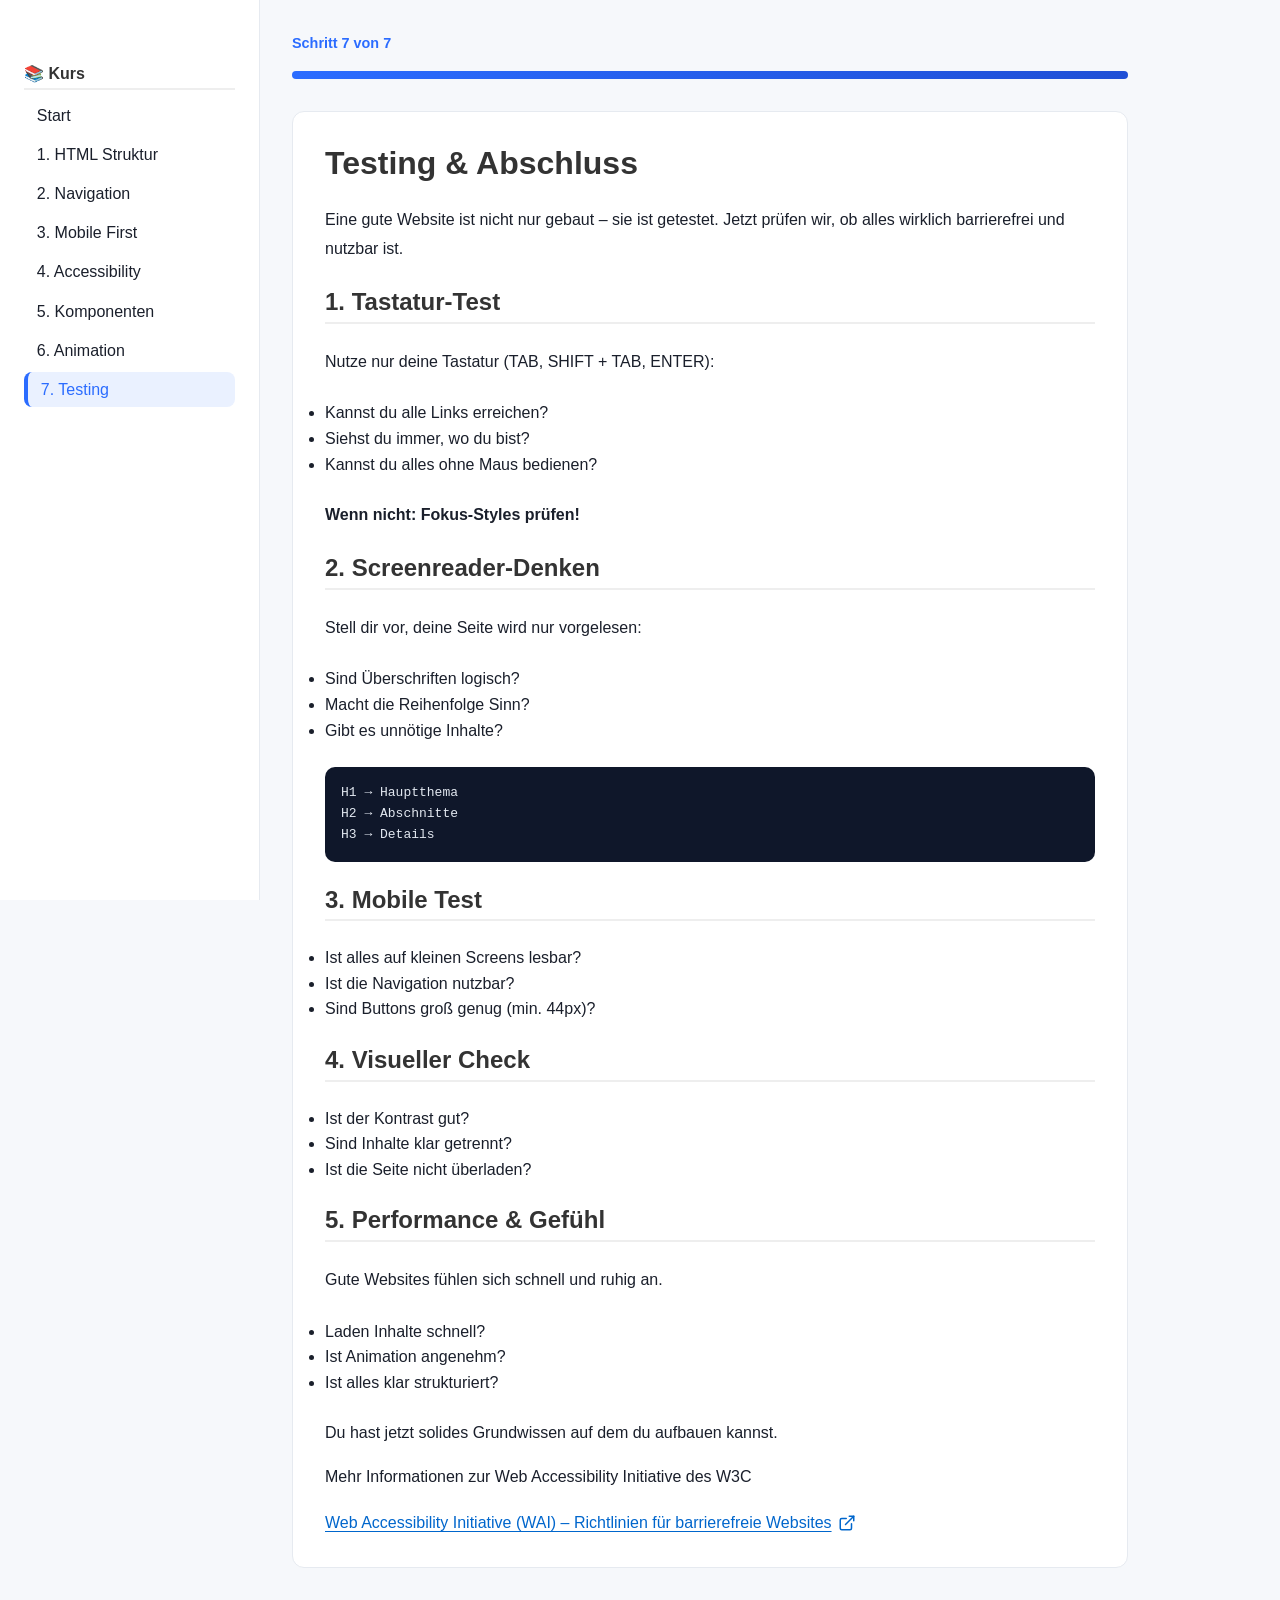
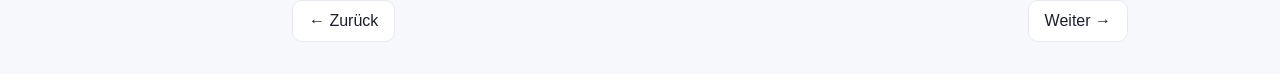
<file: step-7.html>
<!doctype html>
<html lang="de">
  <head>
    <meta charset="UTF-8" />
    <meta name="viewport" content="width=device-width, initial-scale=1" />
    <title>Schritt 7 – Testing & Abschluss</title>
    <link rel="stylesheet" href="css/course.css" />
  </head>

  <body>
    <a href="#main" class="skip-link">Zum Inhalt springen</a>

    <div class="course-layout">
      <!-- SIDEBAR -->
      <aside class="course-sidebar">
        <h2>📚 Kurs</h2>

        <nav aria-label="Kursnavigation">
          <ul>
            <li><a href="index.html">Start</a></li>
            <li><a href="step-1.html">1. HTML Struktur</a></li>
            <li><a href="step-2.html">2. Navigation</a></li>
            <li><a href="step-3.html">3. Mobile First</a></li>
            <li><a href="step-4.html">4. Accessibility</a></li>
            <li><a href="step-5.html">5. Komponenten</a></li>
            <li><a href="step-6.html">6. Animation</a></li>
            <li><a href="step-7.html" aria-current="page">7. Testing</a></li>
          </ul>
        </nav>
      </aside>

      <!-- CONTENT -->
      <main class="course-content" id="main" tabindex="-1">
        <!-- ID hinzufügen für die Verknüpfung -->
        <div class="progress" id="progress-title">Schritt 7 von 7</div>

        <div class="progress-container">
          <div
            class="progress-bar"
            role="progressbar"
            aria-labelledby="progress-title"
            aria-valuenow="100"
            aria-valuemin="0"
            aria-valuemax="100"
          >
            <div class="progress-fill" style="width: 100%"></div>
          </div>
        </div>

        <div class="lesson-box">
          <h1>Testing & Abschluss</h1>

          <p>
            Eine gute Website ist nicht nur gebaut – sie ist getestet. Jetzt
            prüfen wir, ob alles wirklich barrierefrei und nutzbar ist.
          </p>

          <h2>1. Tastatur-Test</h2>

          <p>Nutze nur deine Tastatur (TAB, SHIFT + TAB, ENTER):</p>

          <ul class="list-style-7">
            <li>Kannst du alle Links erreichen?</li>
            <li>Siehst du immer, wo du bist?</li>
            <li>Kannst du alles ohne Maus bedienen?</li>
          </ul>

          <p><strong>Wenn nicht: Fokus-Styles prüfen!</strong></p>

          <h2>2. Screenreader-Denken</h2>

          <p>Stell dir vor, deine Seite wird nur vorgelesen:</p>

          <ul class="list-style-7">
            <li>Sind Überschriften logisch?</li>
            <li>Macht die Reihenfolge Sinn?</li>
            <li>Gibt es unnötige Inhalte?</li>
          </ul>

          <pre><code>H1 → Hauptthema
H2 → Abschnitte
H3 → Details</code></pre>

          <h2>3. Mobile Test</h2>

          <ul class="list-style-7">
            <li>Ist alles auf kleinen Screens lesbar?</li>
            <li>Ist die Navigation nutzbar?</li>
            <li>Sind Buttons groß genug (min. 44px)?</li>
          </ul>

          <h2>4. Visueller Check</h2>

          <ul class="list-style-7">
            <li>Ist der Kontrast gut?</li>
            <li>Sind Inhalte klar getrennt?</li>
            <li>Ist die Seite nicht überladen?</li>
          </ul>

          <h2>5. Performance & Gefühl</h2>

          <p>Gute Websites fühlen sich schnell und ruhig an.</p>

          <ul class="list-style-7">
            <li>Laden Inhalte schnell?</li>
            <li>Ist Animation angenehm?</li>
            <li>Ist alles klar strukturiert?</li>
          </ul>

         
          <p>Du hast jetzt solides Grundwissen auf dem du aufbauen kannst.</p>

          Mehr Informationen zur Web Accessibility Initiative des W3C

          <a
            href="https://www.w3.org/WAI/"
            target="_blank"
            rel="noopener noreferrer"
            class="link link--external"
          >
            Web Accessibility Initiative (WAI) – Richtlinien für barrierefreie
            Websites

            <svg
              xmlns="http://www.w3.org/2000/svg"
              width="24"
              height="24"
              viewBox="0 0 24 24"
              fill="none"
              stroke="currentColor"
              stroke-width="2"
              stroke-linecap="round"
              stroke-linejoin="round"
              class="icon-external"
              aria-hidden="true"
              focusable="false"
            >
              <!-- Der Rahmen des Icons -->
              <path
                d="M18 13v6a2 2 0 0 1-2 2H5a2 2 0 0 1-2-2V8a2 2 0 0 1 2-2h6"
              ></path>
              <!-- Der Pfeil -->
              <polyline points="15 3 21 3 21 9"></polyline>
              <line x1="10" y1="14" x2="21" y2="3"></line>
            </svg>

            <!-- Der Text NUR für Screenreader -->
            <span class="sr-only">, öffnet in neuem Tab</span>
          </a>
        </div>

        <div class="lesson-nav">
          <a href="step-6.html">← Zurück</a>
          <a href="step-8.html">Weiter →</a>
        </div>
      </main>
    </div>
  </body>
</html>
</file>
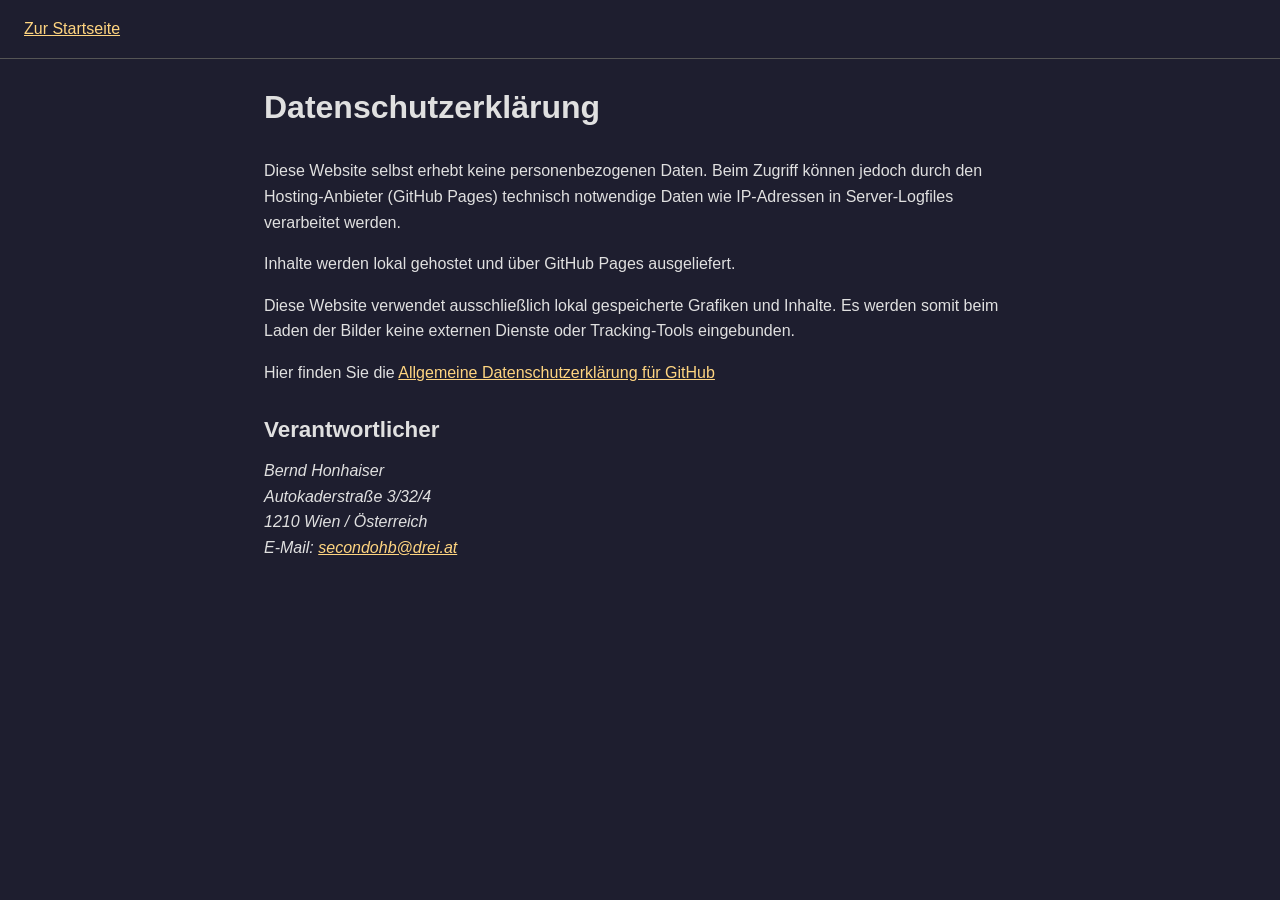
<file: rechtliches/datenschutz.html>
<!doctype html>
<html lang="de">
  <head>
    <meta charset="UTF-8" />
    <title>Datenschutzerklärung</title>
    <meta name="viewport" content="width=device-width, initial-scale=1" />
    <link rel="stylesheet" href="impressumstyle.css" />
  </head>
  <body>
    <a href="#main" class="skip-link">Zum Inhalt springen</a>
    <header>
      <nav aria-label="Navigation">
        <a href="../index.html">Zur Startseite</a>
      </nav>
    </header>

    <main id="main">
      <h1>Datenschutzerklärung</h1>
      <p>
        Diese Website selbst erhebt keine personenbezogenen Daten. Beim Zugriff
        können jedoch durch den Hosting-Anbieter (GitHub Pages) technisch
        notwendige Daten wie IP-Adressen in Server-Logfiles verarbeitet werden.
      </p>

      <p>Inhalte werden lokal gehostet und über GitHub Pages ausgeliefert.</p>

      <p>
        Diese Website verwendet ausschließlich lokal gespeicherte Grafiken und
        Inhalte. Es werden somit beim Laden der Bilder keine externen Dienste
        oder Tracking-Tools eingebunden.
      </p>
      <p>
        Hier finden Sie die

        <a
          href="https://docs.github.com/de/site-policy/privacy-policies/github-general-privacy-statement"
          target="_blank"
          rel="noopener noreferrer"
          aria-label="Datenschutzerklärung von GitHub (öffnet in neuem Tab)"
        >
          Allgemeine Datenschutzerklärung für GitHub
        </a>
      </p>

      <h2>Verantwortlicher</h2>

      <address>
        Bernd Honhaiser<br />
        Autokaderstraße 3/32/4<br />
        1210 Wien / Österreich<br />
        E-Mail: <a href="mailto:secondohb@drei.at">secondohb@drei.at</a>
      </address>
    </main>
  </body>
</html>
</file>
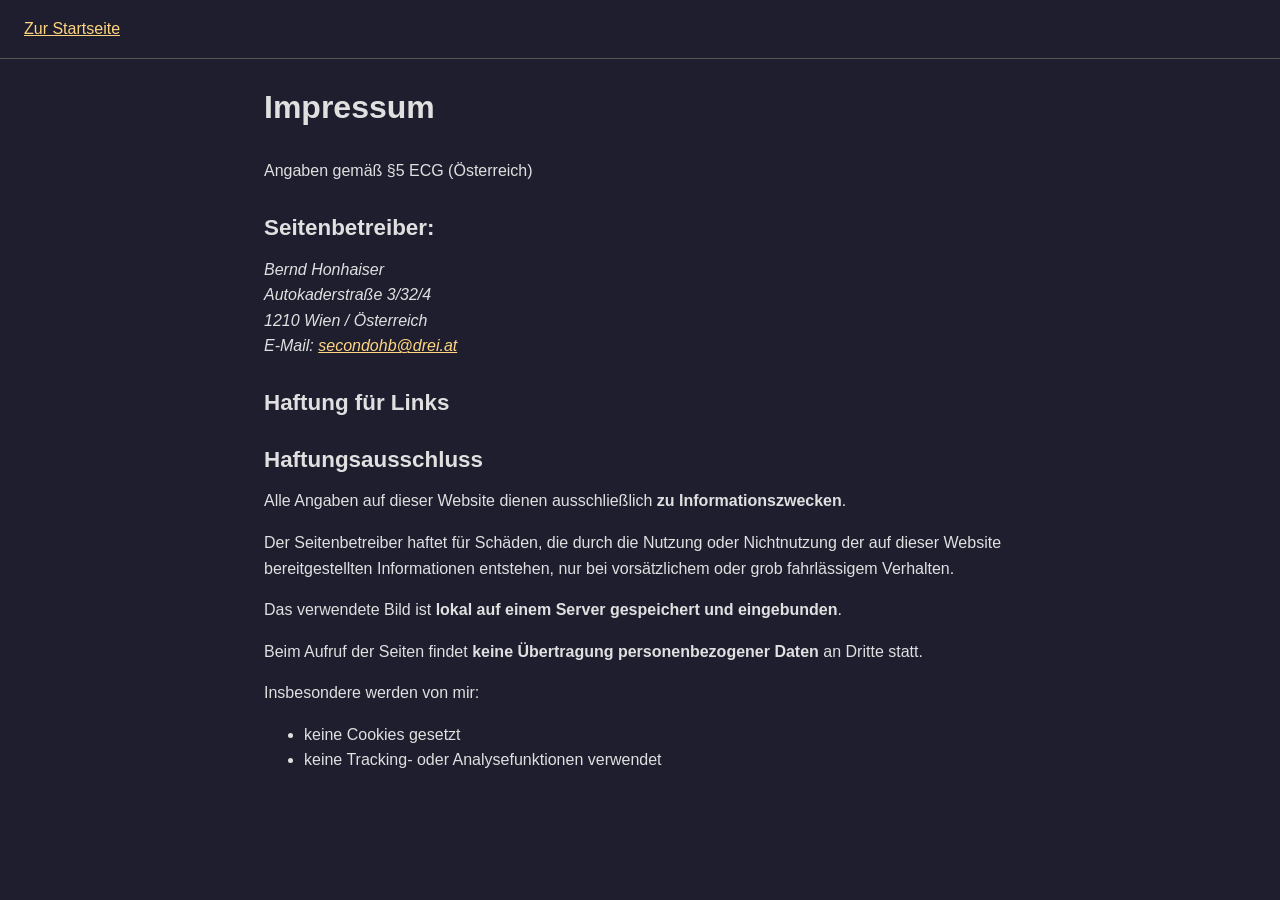
<file: rechtliches/impressum.html>
<!doctype html>
<html lang="de">
  <head>
    <meta charset="UTF-8" />
    <title>Impressum</title>
    <meta name="viewport" content="width=device-width, initial-scale=1" />
    <link rel="stylesheet" href="impressumstyle.css" />
  </head>
  <body>
    <a href="#main" class="skip-link">Zum Inhalt springen</a>
    <header>
      <nav aria-label="Navigation">
        <a href="../index.html">Zur Startseite</a>
      </nav>
    </header>

    <main id="main">
      <h1>Impressum</h1>

      <p>Angaben gemäß §5 ECG (Österreich)</p>

      <h2>Seitenbetreiber:</h2>

      <address>
        Bernd Honhaiser<br />
        Autokaderstraße 3/32/4<br />
        1210 Wien / Österreich<br />
        E-Mail: <a href="mailto:secondohb@drei.at">secondohb@drei.at</a>
      </address>

      <h2>Haftung für Links</h2>

      <h2>Haftungsausschluss</h2>

      <p>
        Alle Angaben auf dieser Website dienen ausschließlich
        <strong>zu Informationszwecken</strong>.
      </p>
      <p>
        Der Seitenbetreiber haftet für Schäden, die durch die Nutzung oder
        Nichtnutzung der auf dieser Website bereitgestellten Informationen
        entstehen, nur bei vorsätzlichem oder grob fahrlässigem Verhalten.
      </p>

      <p>
        Das verwendete Bild ist
        <strong>lokal auf einem Server gespeichert und eingebunden</strong>.
      </p>

      <p>
        Beim Aufruf der Seiten findet
        <strong>keine Übertragung personenbezogener Daten</strong> an Dritte
        statt.
      </p>

      <p>Insbesondere werden von mir:</p>
      <ul>
        <li>keine Cookies gesetzt</li>
        <li>keine Tracking- oder Analysefunktionen verwendet</li>
      </ul>
    </main>
  </body>
</html>
</file>
<file: css/course.css>
/* =========================
BASE RESET
========================= */

* {
  margin: 0;
  padding: 0;
  box-sizing: border-box;
}

html,
body {
  overflow-x: hidden;
}

#main:focus {
  outline: none; /* Verhindert unschöne Rahmen am Hauptcontainer nach dem Sprung */
}

body {
  font-family: Arial, sans-serif;
  line-height: 1.6;
  background: #f6f8fb;
  color: #1a1f2b;
}

/* bessere Lesbarkeit */
p,
h1,
h2,
h3,
a {
  overflow-wrap: break-word;
  word-break: break-word;
  line-height: 1.8rem;
}

a {
  line-height: 1rem;
}

img {
  width: 550px;
  border-radius: 10px;
  margin-top: 1rem;
  margin-bottom: 1rem;
}

/* =========================
TYPO
========================= */

h2 {
  margin-top: 0.5rem;
}

/* =========================
LAYOUT
========================= */

.course-layout {
  display: grid;
  grid-template-columns: 260px 1fr;
  min-height: 100vh;
}

/* =========================
SIDEBAR
========================= */

.course-sidebar {
  background: #ffffff;
  border-right: 1px solid #e6eaf0;
  padding: 1.5rem;
  position: sticky;
  top: 0;
  height: 100vh;
}

.course-sidebar h2 {
  font-size: 1rem;
}

.course-sidebar a {
  display: block;
  padding: 0.6rem 0.8rem;
  margin-bottom: 0.25rem;
  border-radius: 8px;
  text-decoration: none;
  color: #1a1f2b;
}

.course-sidebar a:hover,
.course-sidebar a[aria-current="page"] {
  background: #eaf1ff;
  color: #2b6cff;
}

.course-sidebar a[aria-current="page"] {
  border-left: 4px solid #2b6cff;
}

.course-sidebar a:focus-visible {
  outline: 3px solid #2b6cff;
  outline-offset: 2px;
}

.course-sidebar ul {
  list-style: none; /* Entfernt die Punkte */
  padding: 0;
}

.course-sidebar li {
  margin: 0; /* Abstände regelst du ja schon über die Links */
}

/* =========================
CONTENT
========================= */

.course-content {
  padding: 2rem;
  max-width: 900px;
  width: 100%;
  min-width: 0;
}

.lesson-box {
  background: white;
  border: 1px solid #e6eaf0;
  border-radius: 12px;
  padding: 2rem;
}

/* =========================
PROGRESS
========================= */

.progress {
  font-size: 0.9rem;
  color: #2b6cff;
  margin-bottom: 1rem;
  font-weight: bold;
}

/* =========================
CODE BLOCKS
========================= */

pre {
  background: #0f172a;
  color: #e2e8f0;
  padding: 1rem;
  border-radius: 10px;
  overflow-x: auto;
}

/* =========================
SKIP LINK (A11Y)
========================= */

.skip-link {
  position: absolute;
  top: -100px; /* Standardmäßig weit außerhalb des Sichtfelds */
  left: 0;
  background: #0066cc;
  color: white;
  padding: 10px 20px;
  z-index: 1000; /* Ganz oben über allen anderen Elementen */
  text-decoration: none;
  font-weight: bold;
  border-radius: 0 0 5px 0;
  transition: top 0.2s ease; /* Sanftes Einblenden */
}

.skip-link:focus {
  top: 0; /* Springt bei Tab-Fokus ins Sichtfeld */
  outline: 3px solid orange; /* Deutlicher Fokus-Ring für Tastaturnutzer */
}

/* global focus */
:focus-visible {
  outline: 3px solid #2b6cff;
  outline-offset: 2px;
}

/* =========================
NAV
========================= */

.lesson-nav {
  display: flex;
  justify-content: space-between;
  margin-top: 2rem;
  gap: 1rem;
}

.lesson-nav a {
  text-decoration: none;
  padding: 0.75rem 1rem;
  border-radius: 10px;
  border: 1px solid #e6eaf0;
  background: white;
  color: #1a1f2b;
  font-weight: 500;
  transition: all 0.2s ease;
}

.lesson-nav a:hover {
  background: #2b6cff;
  color: white;
  transform: translateY(-2px);
}

/* =========================
PROGRESS BAR
========================= */

.progress-bar {
  height: 8px;
  background: #e6eaf0;
  border-radius: 999px;
  overflow: hidden;
  margin-bottom: 2rem;
}

.progress-bar > div {
  height: 100%;
  background: linear-gradient(90deg, #2b6cff, #1f4fd6);
}

/* =========================
INDEX
========================= */

.course-header {
  background: linear-gradient(135deg, #2b6cff, #1f4fd6);
  color: white;
  padding: 3rem 1.5rem;
  text-align: center;
}

.course-header-inner {
  max-width: 800px;
  margin: 0 auto;
}

.course-header h1 {
  color: #f6efef;
  font-size: 2rem;
  line-height: 2.5rem;
  letter-spacing: 0.15px;
}

.course-header p {
  font-size: 1.2rem;
  opacity: 0.9;
}

.course-home {
  max-width: 1100px;
  margin: 0 auto;
  padding: 1rem 1.5rem;
}

.grid {
  display: grid;
  grid-template-columns: repeat(auto-fit, minmax(220px, 1fr));
  gap: 1.5rem;
}

.course-home .card {
  background: white;
  border: 1px solid #e6eaf0;
  padding: 1.5rem;
  border-radius: 12px;
  text-align: center;
  text-decoration: none;
  color: inherit;
}

/* =========================
CTA BUTTON
========================= */

.cta-button {
  line-height: 1.2;
  min-width: 44px;
  min-height: 44px;
  display: inline-block;
  background: linear-gradient(135deg, #2b6cff, #1f4fd6);
  color: white;
  padding: 14px 28px;
  border-radius: 14px;
  text-decoration: none;
  font-weight: 600;
  box-shadow: 0 10px 20px rgba(43, 108, 255, 0.25);
}

.cta-button:focus-visible {
  outline: 3px solid #facc6e;
  outline-offset: 3px;
}

.cta-button:hover,
.cta-button:focus-visible {
  transform: translateY(-2px);
  box-shadow: 0 14px 30px rgba(43, 108, 255, 0.3);
}
.cta-button {
  transition: transform 0.2s ease, box-shadow 0.2s ease;
}
@media (prefers-reduced-motion: reduce) {
  .cta-button {
    transition: none;
  }
}

/* =========================
UTILITY LISTS
========================= */

.list {
  padding-left: 1.25rem;
}

/* =========================
ACCESSIBLE LINKS (NEU SYSTEM)
========================= */

.link {
  color: #005fcc;
  text-decoration: underline;
  text-underline-offset: 3px;
}

.link:visited {
  color: #4b2a7a;
}

.link:focus-visible {
  outline: 2px solid #ffbf47;
  outline-offset: 2px;
}

/* Grundzustand des Links */
.link--external {
  display: inline-flex;
  align-items: center;
  gap: 6px;
  text-decoration: underline;
  color: #0066cc; /* Deine Linkfarbe */
}

/* Grundzustand des Icons */
.icon-external {
  width: 18px;
  height: 18px;
  /* Die Transition sorgt dafür, dass die Bewegung weich ist */
  transition: transform 0.2s ease-in-out;
}

/* Animation beim Hover über den LINK */
.link--external:hover .icon-external,
.link--external:focus .icon-external {
  /* Bewegt das Icon 3px nach rechts und 3px nach oben */
  transform: translate(3px, -3px);
}

.sr-only {
  position: absolute;
  width: 1px;
  height: 1px;
  padding: 0;
  margin: -1px;
  overflow: hidden;
  clip: rect(0, 0, 0, 0);
  clip-path: inset(50%); /* Ergänzung für moderne Browser */
  white-space: nowrap;
  border: 0;
}

/* Grundabstände für den Content-Bereich */
.lesson-box > * + * {
  margin-top: 1.5rem; /* Standard-Abstand zwischen allen Elementen */
}

/* Spezifische Abstände für Überschriften */
h1,
h2,
h3 {
  color: #333;
  line-height: 1.2;
  margin-bottom: 0.5rem; /* Kleiner Abstand zum Text darunter */
}

/* H1 (Seitentitel) */
h1 {
  font-size: 2rem;
  margin-top: 0; /* Ganz oben bündig */
}

/* H2 (Neue Abschnitte) */
h2 {
  font-size: 1.5rem;
  margin-top: 2.5rem; /* Deutlicher Abstand nach oben, um ein neues Kapitel zu markieren */
  border-bottom: 2px solid #eee; /* Optionale Trennlinie für klare Struktur */
  padding-bottom: 0.3rem;
}

/* H3 (Unterpunkte) */
h3 {
  font-size: 1.25rem;
  margin-top: 1.5rem;
  color: #555; /* Etwas dezenter als h1 und h2 */
}

/* Listen und Absätze */
p,
ul {
  margin-bottom: 1rem;
}

/* RESPONSIVE DESIGN: Für Handys und Tablets */
@media (max-width: 768px) {
  img {
    width: 300px;
    border-radius: 10px;
    margin-top: 0.5rem;
    margin-bottom: 0.5rem;
  }
  .course-layout {
    grid-template-columns: 1fr; /* Nur noch eine Spalte */
  }

  .course-sidebar {
    height: auto; /* Sidebar soll am Handy nicht den ganzen Bildschirm füllen */
    position: relative; /* Sticky am Handy meistens störend, daher normaler Fluss */
    border-right: none;
    border-bottom: 1px solid #e6eaf0;
    padding: 1rem;
  }

  .course-content {
    padding: 1rem; /* Weniger Rand auf schmalen Handys */
  }

  .lesson-box {
    padding: 1.5rem; /* Box-Abstände leicht reduzieren */
  }
}

footer {
  margin-top: 4rem;
  padding: 0.25rem 1.5rem;
  border-top: 1px solid #e6eaf0;
  background: linear-gradient(to bottom, #ffffff, #f7f9fc);
}

.footer-nav {
  display: flex;
  gap: 1rem;
  justify-content: center;
  margin-bottom: 0.25rem;
}

footer p {
  margin: 0;
  font-size: 0.9rem;
  color: #374151;
}

.footer-nav a {
  text-decoration: none;
  color: #374151;
  font-size: 0.95rem;
}

.footer-nav a:hover,
.footer-nav a:focus-visible {
  color: #1a1f2b;
  text-decoration: underline;
  outline: 3px solid #facc6e;
  outline-offset: 3px;
}

.footer-row {
  display: flex;
  justify-content: center;
  align-items: center;
  gap: 1rem;
  flex-wrap: wrap; /* wichtig für mobile! */
  text-align: center;
}

.footer-row nav {
  display: flex;
  gap: 0.75rem;
}
</file>
<file: rechtliches/impressumstyle.css>
* {
  box-sizing: border-box;
}

body {
  margin: 0;
  font-family: Verdana, Arial, sans-serif;  
  background: #1e1e2f;
  color: #e0e0e0;
  font-size: 1rem;
  line-height: 1.6;
}

.skip-link {
  position: absolute;
  transform: translateY(-200%);
}

.skip-link:focus {
  transform: translateY(0);
  left: 1rem;
  top: 1rem;
  background: black;
  color: white;
  padding: 0.5rem;
  z-index: 1000;
}

h1 {
  font-size: 2rem;
  line-height: 1.2;
  margin-bottom: 2rem;
  text-align: left;
}

h2 {
  font-size: 1.4rem;
  line-height: 1.1;
  margin-top: 2rem;
  margin-bottom: 1rem;
  text-align: left;
}

header {
  display: flex;
  justify-content: space-between;
  align-items: center;
  padding: 1rem 1.5rem;
  border-bottom: 1px solid #555;
}

main {
  max-width: 800px;
  margin: auto;
  padding: 0.5rem 1.5rem;
}

.home {
  font-size: 1.6rem;
  margin-top: 1rem;
}

:focus {
  outline: 3px solid #facc6e;
  outline-offset: 2px;
}
:focus:not(:focus-visible) {
  outline: none;
}
a {
  color: #ffd580;
  text-decoration: underline;
}

a:hover {
  text-decoration: none;
}

a:focus {
  outline: 3px solid #facc6e;
}

.about-container {
  flex-direction: column;
  margin-bottom: 3rem;
}

.about-image img {
  width: 80%;
  border-radius: 10px;
  display: block;
  margin: 0 auto;
  margin-top: 4rem;
}

@media (max-width: 768px) {
  .about-container {
    flex-direction: column;
    margin-bottom: 2rem;
  }
  .about-image img {
    margin-top: 2rem;
    width: 90%;
    border-radius: 10px;
    display: block;
    margin: 0 auto;
  }
}

footer {
  margin-top: 4rem;
  font-size: 0.9rem;
  opacity: 0.7;
}
</file>
